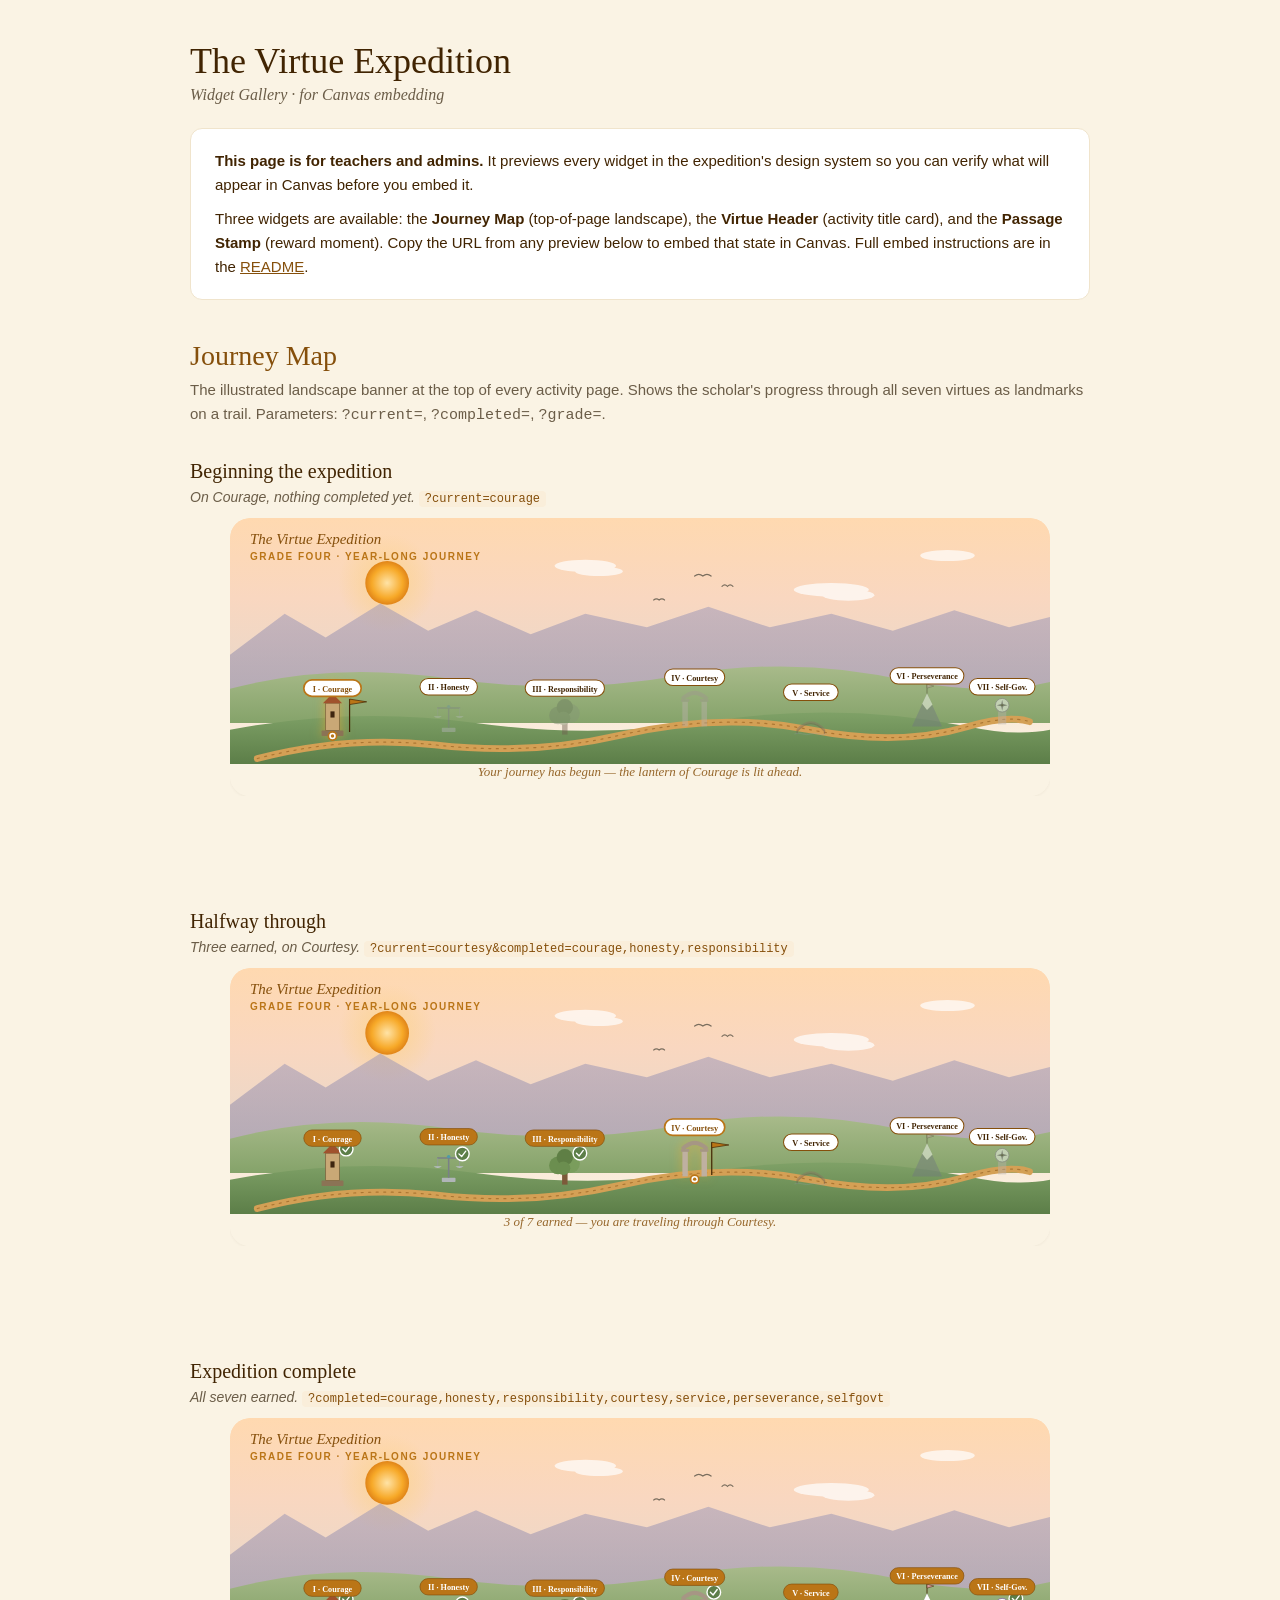
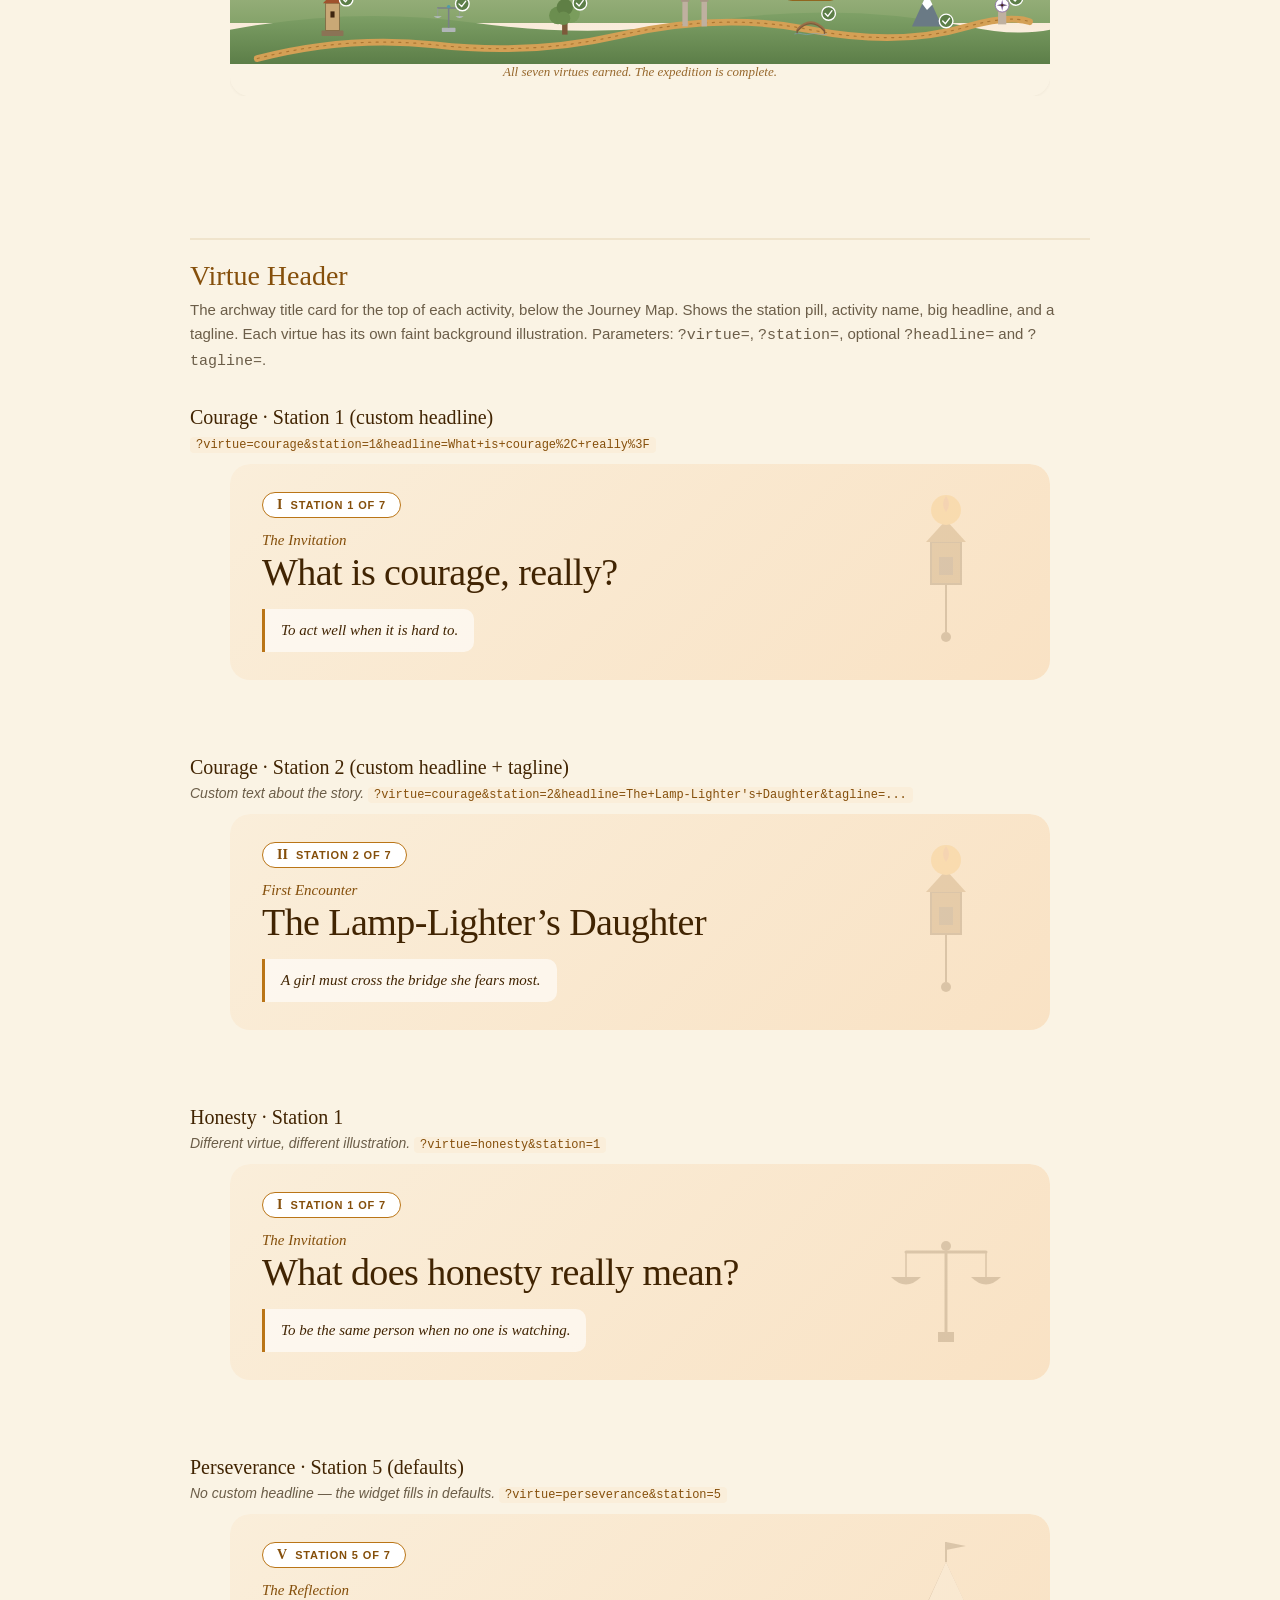
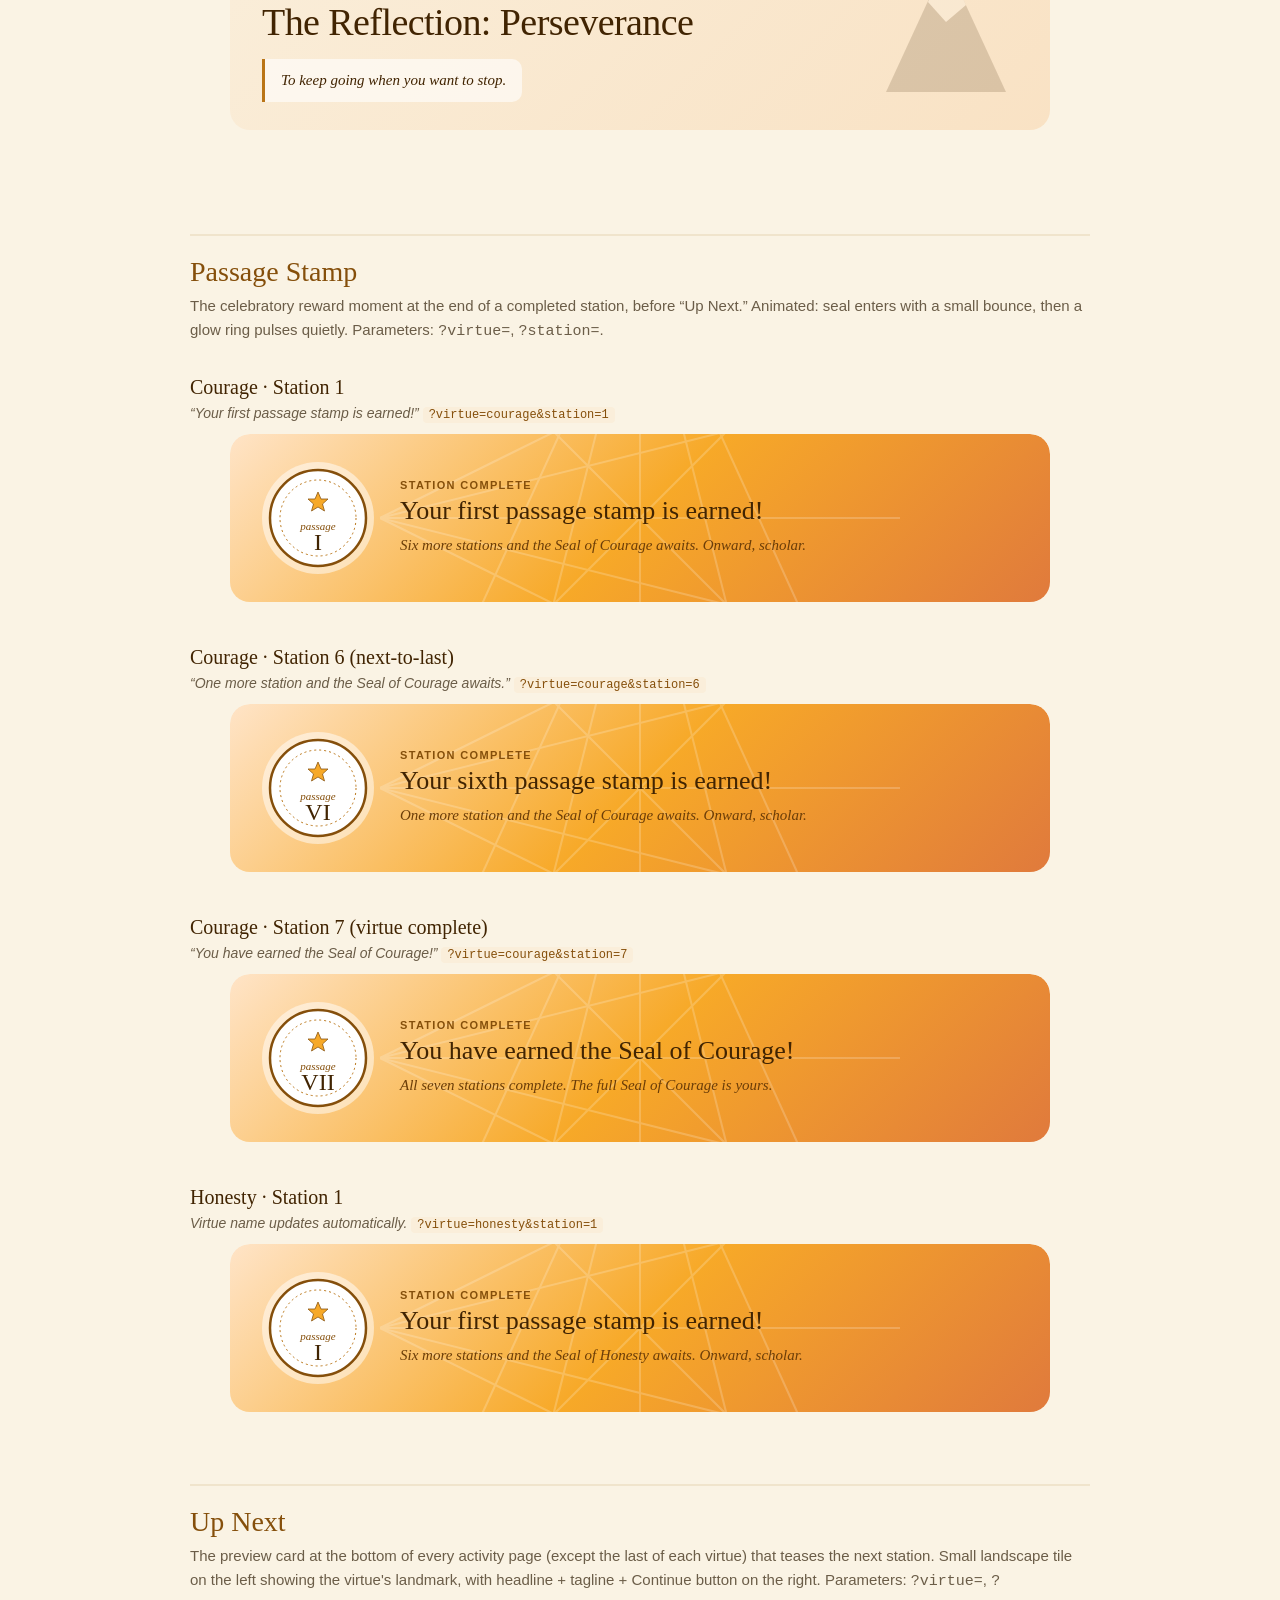
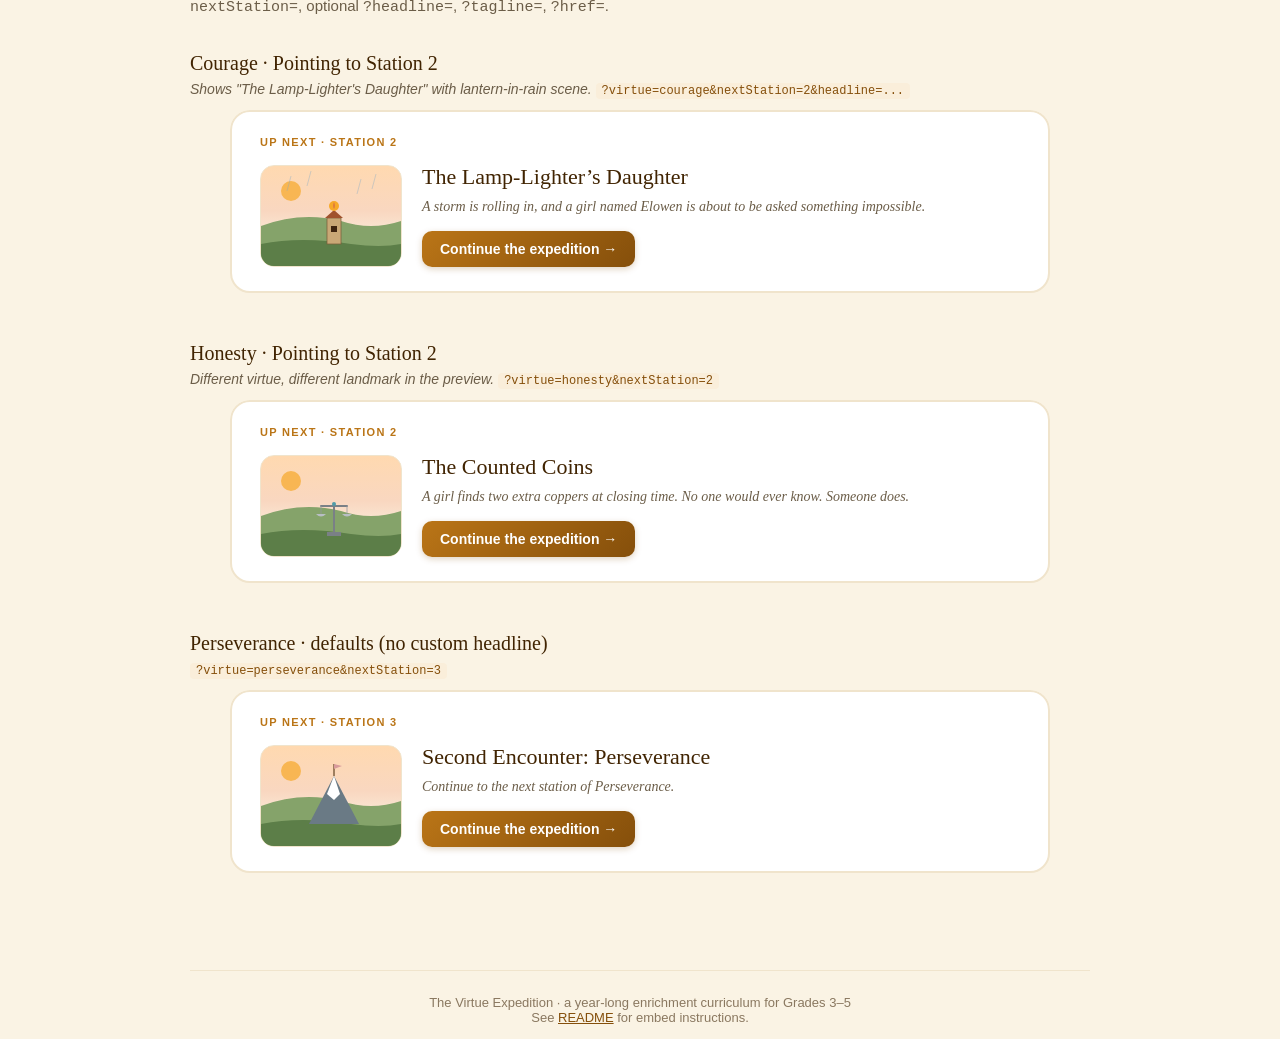
<file: index.html>
<!DOCTYPE html>
<html lang="en">
<head>
  <meta charset="UTF-8">
  <meta name="viewport" content="width=device-width, initial-scale=1.0">
  <title>The Virtue Expedition — Widget Gallery</title>
  <link rel="stylesheet" href="shared/tokens.css">
  <style>
    body {
      margin: 0;
      padding: 40px 20px;
      background: var(--cream-light);
      font-family: var(--font-sans);
      color: var(--text-dark);
    }
    .container { max-width: 900px; margin: 0 auto; }
    h1 {
      font-family: var(--font-serif);
      font-size: 36px;
      font-weight: 500;
      margin: 0 0 4px;
    }
    .subtitle {
      font-family: var(--font-serif);
      font-style: italic;
      color: var(--text-mid);
      margin: 0 0 8px;
    }
    .intro {
      background: #FFFFFF;
      border: 1px solid var(--cream-line);
      border-radius: 12px;
      padding: 20px 24px;
      margin: 24px 0 32px;
      font-size: 15px;
      line-height: 1.6;
    }
    .intro code, .state-desc code {
      background: var(--cream-mid);
      padding: 1px 6px;
      border-radius: 4px;
      font-family: Menlo, Consolas, monospace;
      font-size: 13px;
      color: var(--amber-dark);
    }
    h2 {
      font-family: var(--font-serif);
      font-size: 28px;
      font-weight: 500;
      margin: 60px 0 6px;
      color: var(--amber-dark);
      padding-top: 20px;
      border-top: 2px solid var(--cream-line);
    }
    h2:first-of-type { border-top: 0; padding-top: 0; margin-top: 40px; }
    .widget-intro {
      font-size: 15px;
      color: var(--text-mid);
      margin: 0 0 24px;
      line-height: 1.6;
    }
    h3 {
      font-family: var(--font-serif);
      font-size: 20px;
      font-weight: 500;
      margin: 32px 0 6px;
      color: var(--text-dark);
    }
    .state-desc {
      font-size: 14px;
      color: var(--text-mid);
      margin: 0 0 12px;
      font-style: italic;
    }
    .state-desc code {
      font-style: normal;
      font-size: 12px;
    }
    iframe {
      display: block;
      width: 100%;
      max-width: 820px;
      border: 0;
      margin: 0 auto;
      border-radius: 20px;
    }
    iframe.map { height: 360px; }
    iframe.stamp { height: 180px; }
    iframe.header { height: 260px; }
    iframe.upnext { height: 200px; }

    footer {
      margin-top: 80px;
      padding-top: 24px;
      border-top: 1px solid var(--cream-line);
      text-align: center;
      font-size: 13px;
      color: var(--text-faint);
    }
  </style>
</head>
<body>
  <div class="container">

    <h1>The Virtue Expedition</h1>
    <p class="subtitle">Widget Gallery &middot; for Canvas embedding</p>

    <div class="intro">
      <p style="margin: 0 0 10px;"><strong>This page is for teachers and admins.</strong> It previews every widget in the expedition's design system so you can verify what will appear in Canvas before you embed it.</p>
      <p style="margin: 0;">Three widgets are available: the <strong>Journey Map</strong> (top-of-page landscape), the <strong>Virtue Header</strong> (activity title card), and the <strong>Passage Stamp</strong> (reward moment). Copy the URL from any preview below to embed that state in Canvas. Full embed instructions are in the <a href="README.md" style="color: var(--amber-dark);">README</a>.</p>
    </div>

    <!-- ==================== JOURNEY MAP ==================== -->
    <h2>Journey Map</h2>
    <p class="widget-intro">
      The illustrated landscape banner at the top of every activity page. Shows the scholar's progress through all seven virtues as landmarks on a trail. Parameters: <code>?current=</code>, <code>?completed=</code>, <code>?grade=</code>.
    </p>

    <h3>Beginning the expedition</h3>
    <p class="state-desc">On Courage, nothing completed yet. <code>?current=courage</code></p>
    <iframe class="map" src="journey-map/?current=courage" title="Journey Map - Start"></iframe>

    <h3>Halfway through</h3>
    <p class="state-desc">Three earned, on Courtesy. <code>?current=courtesy&amp;completed=courage,honesty,responsibility</code></p>
    <iframe class="map" src="journey-map/?current=courtesy&completed=courage,honesty,responsibility" title="Journey Map - Halfway"></iframe>

    <h3>Expedition complete</h3>
    <p class="state-desc">All seven earned. <code>?completed=courage,honesty,responsibility,courtesy,service,perseverance,selfgovt</code></p>
    <iframe class="map" src="journey-map/?current=selfgovt&completed=courage,honesty,responsibility,courtesy,service,perseverance,selfgovt" title="Journey Map - Complete"></iframe>

    <!-- ==================== VIRTUE HEADER ==================== -->
    <h2>Virtue Header</h2>
    <p class="widget-intro">
      The archway title card for the top of each activity, below the Journey Map. Shows the station pill, activity name, big headline, and a tagline. Each virtue has its own faint background illustration. Parameters: <code>?virtue=</code>, <code>?station=</code>, optional <code>?headline=</code> and <code>?tagline=</code>.
    </p>

    <h3>Courage &middot; Station 1 (custom headline)</h3>
    <p class="state-desc"><code>?virtue=courage&amp;station=1&amp;headline=What+is+courage%2C+really%3F</code></p>
    <iframe class="header" src="virtue-header/?virtue=courage&station=1&headline=What%20is%20courage%2C%20really%3F" title="Virtue Header - Courage Invitation"></iframe>

    <h3>Courage &middot; Station 2 (custom headline + tagline)</h3>
    <p class="state-desc">Custom text about the story. <code>?virtue=courage&amp;station=2&amp;headline=The+Lamp-Lighter's+Daughter&amp;tagline=...</code></p>
    <iframe class="header" src="virtue-header/?virtue=courage&station=2&headline=The%20Lamp-Lighter%E2%80%99s%20Daughter&tagline=A%20girl%20must%20cross%20the%20bridge%20she%20fears%20most." title="Virtue Header - Courage First Encounter"></iframe>

    <h3>Honesty &middot; Station 1</h3>
    <p class="state-desc">Different virtue, different illustration. <code>?virtue=honesty&amp;station=1</code></p>
    <iframe class="header" src="virtue-header/?virtue=honesty&station=1&headline=What%20does%20honesty%20really%20mean%3F" title="Virtue Header - Honesty"></iframe>

    <h3>Perseverance &middot; Station 5 (defaults)</h3>
    <p class="state-desc">No custom headline — the widget fills in defaults. <code>?virtue=perseverance&amp;station=5</code></p>
    <iframe class="header" src="virtue-header/?virtue=perseverance&station=5" title="Virtue Header - Perseverance default"></iframe>

    <!-- ==================== PASSAGE STAMP ==================== -->
    <h2>Passage Stamp</h2>
    <p class="widget-intro">
      The celebratory reward moment at the end of a completed station, before &ldquo;Up Next.&rdquo; Animated: seal enters with a small bounce, then a glow ring pulses quietly. Parameters: <code>?virtue=</code>, <code>?station=</code>.
    </p>

    <h3>Courage &middot; Station 1</h3>
    <p class="state-desc">&ldquo;Your first passage stamp is earned!&rdquo; <code>?virtue=courage&amp;station=1</code></p>
    <iframe class="stamp" src="passage-stamp/?virtue=courage&station=1" title="Passage Stamp - Courage 1"></iframe>

    <h3>Courage &middot; Station 6 (next-to-last)</h3>
    <p class="state-desc">&ldquo;One more station and the Seal of Courage awaits.&rdquo; <code>?virtue=courage&amp;station=6</code></p>
    <iframe class="stamp" src="passage-stamp/?virtue=courage&station=6" title="Passage Stamp - Courage 6"></iframe>

    <h3>Courage &middot; Station 7 (virtue complete)</h3>
    <p class="state-desc">&ldquo;You have earned the Seal of Courage!&rdquo; <code>?virtue=courage&amp;station=7</code></p>
    <iframe class="stamp" src="passage-stamp/?virtue=courage&station=7" title="Passage Stamp - Courage 7"></iframe>

    <h3>Honesty &middot; Station 1</h3>
    <p class="state-desc">Virtue name updates automatically. <code>?virtue=honesty&amp;station=1</code></p>
    <iframe class="stamp" src="passage-stamp/?virtue=honesty&station=1" title="Passage Stamp - Honesty 1"></iframe>

    <!-- ==================== UP NEXT ==================== -->
    <h2>Up Next</h2>
    <p class="widget-intro">
      The preview card at the bottom of every activity page (except the last of each virtue) that teases the next station. Small landscape tile on the left showing the virtue's landmark, with headline + tagline + Continue button on the right. Parameters: <code>?virtue=</code>, <code>?nextStation=</code>, optional <code>?headline=</code>, <code>?tagline=</code>, <code>?href=</code>.
    </p>

    <h3>Courage &middot; Pointing to Station 2</h3>
    <p class="state-desc">Shows "The Lamp-Lighter's Daughter" with lantern-in-rain scene. <code>?virtue=courage&amp;nextStation=2&amp;headline=...</code></p>
    <iframe class="upnext" src="up-next/?virtue=courage&nextStation=2&headline=The%20Lamp-Lighter%E2%80%99s%20Daughter&tagline=A%20storm%20is%20rolling%20in%2C%20and%20a%20girl%20named%20Elowen%20is%20about%20to%20be%20asked%20something%20impossible." title="Up Next - Courage 2"></iframe>

    <h3>Honesty &middot; Pointing to Station 2</h3>
    <p class="state-desc">Different virtue, different landmark in the preview. <code>?virtue=honesty&amp;nextStation=2</code></p>
    <iframe class="upnext" src="up-next/?virtue=honesty&nextStation=2&headline=The%20Counted%20Coins&tagline=A%20girl%20finds%20two%20extra%20coppers%20at%20closing%20time.%20No%20one%20would%20ever%20know.%20Someone%20does." title="Up Next - Honesty 2"></iframe>

    <h3>Perseverance &middot; defaults (no custom headline)</h3>
    <p class="state-desc"><code>?virtue=perseverance&amp;nextStation=3</code></p>
    <iframe class="upnext" src="up-next/?virtue=perseverance&nextStation=3" title="Up Next - Perseverance default"></iframe>

    <footer>
      The Virtue Expedition &middot; a year-long enrichment curriculum for Grades 3&ndash;5<br/>
      See <a href="README.md" style="color: var(--amber-dark);">README</a> for embed instructions.
    </footer>

  </div>
</body>
</html>
</file>
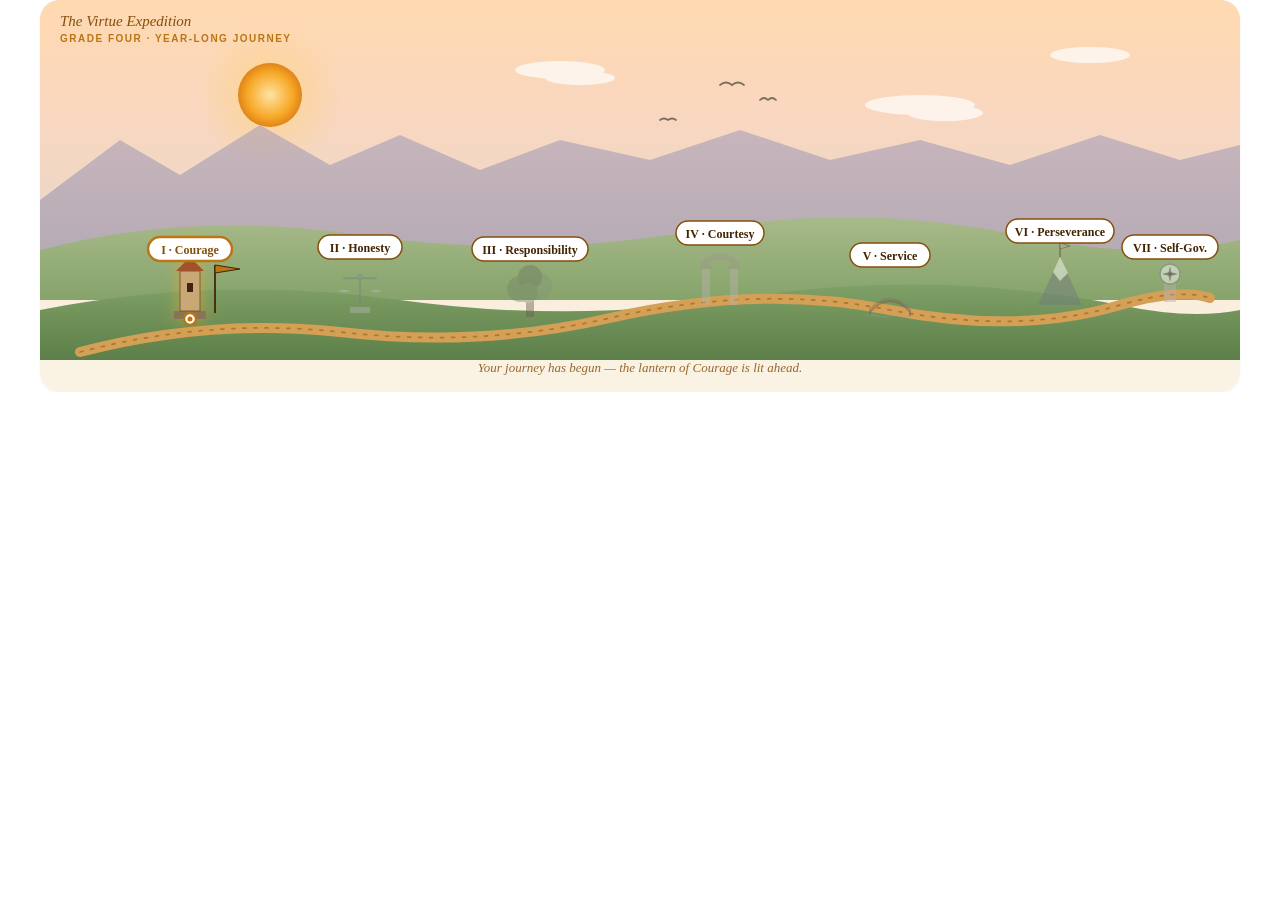
<file: journey-map/index.html>
<!DOCTYPE html>
<html lang="en">
<head>
  <meta charset="UTF-8">
  <meta name="viewport" content="width=device-width, initial-scale=1.0">
  <title>The Virtue Expedition — Journey Map</title>
  <link rel="stylesheet" href="../shared/tokens.css">
  <style>
    /* Transparent body so the widget blends into Canvas */
    html, body {
      margin: 0;
      padding: 0;
      background: transparent;
      font-family: var(--font-sans);
      color: var(--text-dark);
      overflow: hidden;
    }

    .map-container {
      width: 100%;
      max-width: 1200px;
      margin: 0 auto;
      background: linear-gradient(180deg, var(--sky-top) 0%, var(--sky-mid) 45%, var(--cream-light) 85%);
      border-radius: 20px;
      overflow: hidden;
      position: relative;
      box-shadow: 0 1px 3px rgba(65, 36, 2, 0.05);
    }

    .map-svg {
      display: block;
      width: 100%;
      height: auto;
    }

    .title-banner {
      position: absolute;
      top: 14px;
      left: 20px;
      color: var(--amber-dark);
    }
    .title-banner .title {
      font-family: var(--font-serif);
      font-size: 15px;
      font-style: italic;
      margin: 0;
      line-height: 1;
    }
    .title-banner .sub {
      font-size: 10px;
      font-weight: 700;
      color: var(--amber-primary);
      margin: 4px 0 0;
      letter-spacing: 0.15em;
    }

    .progress-hint {
      text-align: center;
      font-family: var(--font-serif);
      font-size: 13px;
      font-style: italic;
      color: var(--amber-dark);
      margin: 0;
      padding: 0 20px 16px;
      opacity: 0.85;
    }

    /* Landmark state styles (applied via JS) */
    .landmark.completed .landmark-art {
      /* Completed virtues keep full color */
    }
    .landmark.current .landmark-art {
      /* Current virtue gets a subtle glow via filter */
      filter: drop-shadow(0 0 8px rgba(247, 169, 40, 0.55));
    }
    .landmark.future .landmark-art {
      opacity: 0.45;
      filter: saturate(0.5);
    }

    .label-pill text {
      font-weight: 700;
      font-size: 12px;
      stroke: none;
    }
    .label-pill.completed rect {
      fill: var(--amber-primary);
      stroke: var(--amber-dark);
      stroke-width: 1;
    }
    .label-pill.completed .label-text {
      fill: #FFFFFF;
    }
    .label-pill.current rect {
      fill: #FFFFFF;
      stroke: var(--amber-primary);
      stroke-width: 2.5;
    }
    .label-pill.current .label-text {
      fill: var(--amber-dark);
    }
    .label-pill.future rect {
      fill: #FFFFFF;
      stroke: var(--amber-dark);
      stroke-width: 1.5;
    }
    .label-pill.future .label-text {
      fill: var(--text-dark);
    }

    .progress-flag {
      transform-origin: bottom center;
      animation: wave 3s ease-in-out infinite;
    }

    @keyframes wave {
      0%, 100% { transform: rotate(0deg); }
      50% { transform: rotate(-3deg); }
    }

    @media (max-width: 700px) {
      .title-banner .title { font-size: 13px; }
      .title-banner .sub { font-size: 9px; }
      .you-are-here { font-size: 10px; padding: 4px 10px; }
    }

    @media (max-width: 520px) {
      .title-banner .sub { display: none; }
      .title-banner .title { font-size: 12px; }
      .you-are-here { font-size: 9px; padding: 3px 9px; top: 12px; right: 12px; }
      .progress-hint { font-size: 11px; padding: 0 12px 12px; }
    }
  </style>
</head>
<body>
  <div class="map-container">

    <!-- Top-left banner -->
    <div class="title-banner">
      <p class="title">The Virtue Expedition</p>
      <p class="sub" id="grade-label">GRADE FOUR &middot; YEAR-LONG JOURNEY</p>
    </div>

    <!-- The landscape SVG -->
    <svg class="map-svg" viewBox="0 0 1200 360" preserveAspectRatio="xMidYMid slice" xmlns="http://www.w3.org/2000/svg">
      <defs>
        <linearGradient id="skyGrad" x1="0" y1="0" x2="0" y2="1">
          <stop offset="0" stop-color="#FFD9B0"/>
          <stop offset="0.45" stop-color="#F9D7C0"/>
          <stop offset="1" stop-color="#E6D8CB"/>
        </linearGradient>
        <radialGradient id="sunGlow" cx="0.5" cy="0.5" r="0.5">
          <stop offset="0" stop-color="#FCD38A" stop-opacity="0.9"/>
          <stop offset="1" stop-color="#FCD38A" stop-opacity="0"/>
        </radialGradient>
        <radialGradient id="sunCore" cx="0.5" cy="0.5" r="0.5">
          <stop offset="0" stop-color="#FFE3A6"/>
          <stop offset="0.7" stop-color="#F7A928"/>
          <stop offset="1" stop-color="#E08418"/>
        </radialGradient>
        <linearGradient id="farMountains" x1="0" y1="0" x2="0" y2="1">
          <stop offset="0" stop-color="#A29AB8"/>
          <stop offset="1" stop-color="#8C85A3"/>
        </linearGradient>
        <linearGradient id="midHills" x1="0" y1="0" x2="0" y2="1">
          <stop offset="0" stop-color="#A8BA8A"/>
          <stop offset="1" stop-color="#85A36A"/>
        </linearGradient>
        <linearGradient id="nearHills" x1="0" y1="0" x2="0" y2="1">
          <stop offset="0" stop-color="#7FA167"/>
          <stop offset="1" stop-color="#5C7E48"/>
        </linearGradient>
      </defs>

      <!-- Sky -->
      <rect width="1200" height="260" fill="url(#skyGrad)"/>

      <!-- Sun -->
      <circle cx="230" cy="95" r="72" fill="url(#sunGlow)"/>
      <circle cx="230" cy="95" r="32" fill="url(#sunCore)"/>

      <!-- Clouds -->
      <g opacity="0.7" fill="#FFFFFF">
        <ellipse cx="520" cy="70" rx="45" ry="9"/>
        <ellipse cx="540" cy="78" rx="35" ry="7"/>
        <ellipse cx="880" cy="105" rx="55" ry="10"/>
        <ellipse cx="905" cy="113" rx="38" ry="8"/>
        <ellipse cx="1050" cy="55" rx="40" ry="8"/>
      </g>

      <!-- Birds -->
      <g fill="none" stroke="#7A6E5E" stroke-width="1.75" stroke-linecap="round">
        <path d="M 680,85 Q 686,80 692,85 Q 698,80 704,85"/>
        <path d="M 720,100 Q 724,96 728,100 Q 732,96 736,100"/>
        <path d="M 620,120 Q 624,117 628,120 Q 632,117 636,120"/>
      </g>

      <!-- Far mountains -->
      <path d="M 0,200 L 80,140 L 140,175 L 220,125 L 290,165 L 360,135 L 440,170 L 520,140 L 610,160 L 700,130 L 790,160 L 880,140 L 970,165 L 1060,135 L 1140,160 L 1200,145 L 1200,260 L 0,260 Z" fill="url(#farMountains)" opacity="0.55"/>

      <!-- Mid hills -->
      <path d="M 0,250 Q 150,210 320,235 Q 490,260 660,230 Q 830,200 1000,240 Q 1120,260 1200,240 L 1200,300 L 0,300 Z" fill="url(#midHills)"/>

      <!-- Near hills -->
      <path d="M 0,310 Q 180,275 360,300 Q 540,325 720,295 Q 900,270 1080,305 Q 1150,320 1200,310 L 1200,360 L 0,360 Z" fill="url(#nearHills)"/>

      <!-- Winding path -->
      <path d="M 40,352 Q 170,318 300,332 Q 440,348 570,318 Q 720,284 850,310 Q 980,335 1080,305 Q 1140,288 1170,298" stroke="#D4A055" stroke-width="10" fill="none" stroke-linecap="round"/>
      <path d="M 40,352 Q 170,318 300,332 Q 440,348 570,318 Q 720,284 850,310 Q 980,335 1080,305 Q 1140,288 1170,298" stroke="#8A5718" stroke-width="1.75" stroke-dasharray="3 8" fill="none" stroke-linecap="round" opacity="0.55"/>

      <!-- =============== LANDMARK GROUPS =============== -->
      <!-- Each has an id like "landmark-courage" so JS can toggle state classes -->

      <!-- 1. COURAGE - LANTERN TOWER -->
      <g id="landmark-courage" class="landmark" transform="translate(150, 315)">
        <g class="landmark-art">
          <rect x="-16" y="-4" width="32" height="8" fill="#8B7355" rx="1"/>
          <rect x="-10" y="-44" width="20" height="40" fill="#C9A876"/>
          <rect x="-10" y="-44" width="20" height="40" fill="none" stroke="#7A5D3A" stroke-width="1"/>
          <rect x="-3" y="-32" width="6" height="9" fill="#3E2510"/>
          <path d="M -14,-44 L 0,-58 L 14,-44 Z" fill="#A0522D"/>
          <circle cx="0" cy="-65" r="11" fill="#FCD38A" opacity="0.7"/>
          <circle cx="0" cy="-65" r="6" fill="#F7A928"/>
          <path d="M 0,-70 Q 3,-65 0,-60 Q -3,-65 0,-70 Z" fill="#E07A3C"/>
        </g>
        <!-- Current-position marker (shown/hidden by JS) -->
        <g class="progress-marker" style="display: none;">
          <g class="progress-flag">
            <line x1="25" y1="-2" x2="25" y2="-50" stroke="#412402" stroke-width="1.75"/>
            <path d="M 25,-50 L 50,-46 L 25,-42 Z" fill="#BA7517" stroke="#412402" stroke-width="1"/>
          </g>
          <circle cx="0" cy="4" r="6" fill="#FFFFFF" stroke="#BA7517" stroke-width="2.5"/>
          <circle cx="0" cy="4" r="2.5" fill="#BA7517"/>
        </g>
        <!-- Completion checkmark (shown/hidden by JS) -->
        <g class="completion-mark" style="display: none;">
          <circle cx="20" cy="-50" r="10" fill="#5C7E48" stroke="#FFFFFF" stroke-width="2"/>
          <path d="M 15,-50 L 19,-46 L 25,-54" stroke="#FFFFFF" stroke-width="2" fill="none" stroke-linecap="round" stroke-linejoin="round"/>
        </g>
      </g>

      <!-- 2. HONESTY - SCALE / BALANCE -->
      <g id="landmark-honesty" class="landmark" transform="translate(320, 310)">
        <g class="landmark-art">
          <rect x="-10" y="-3" width="20" height="6" fill="#B0B5B8" rx="1"/>
          <line x1="0" y1="-3" x2="0" y2="-32" stroke="#7A8086" stroke-width="2.25"/>
          <line x1="-16" y1="-32" x2="16" y2="-32" stroke="#7A8086" stroke-width="2.25" stroke-linecap="round"/>
          <line x1="-16" y1="-32" x2="-16" y2="-20" stroke="#9499A0" stroke-width="1"/>
          <line x1="16" y1="-32" x2="16" y2="-20" stroke="#9499A0" stroke-width="1"/>
          <path d="M -22,-20 Q -16,-15 -10,-20 L -22,-20 Z" fill="#B8BEC4"/>
          <path d="M 10,-20 Q 16,-15 22,-20 L 10,-20 Z" fill="#B8BEC4"/>
          <circle cx="0" cy="-34" r="2.5" fill="#4F9BA8"/>
        </g>
        <g class="progress-marker" style="display: none;">
          <g class="progress-flag">
            <line x1="25" y1="-2" x2="25" y2="-44" stroke="#412402" stroke-width="1.75"/>
            <path d="M 25,-44 L 50,-40 L 25,-36 Z" fill="#BA7517" stroke="#412402" stroke-width="1"/>
          </g>
          <circle cx="0" cy="4" r="6" fill="#FFFFFF" stroke="#BA7517" stroke-width="2.5"/>
          <circle cx="0" cy="4" r="2.5" fill="#BA7517"/>
        </g>
        <g class="completion-mark" style="display: none;">
          <circle cx="20" cy="-38" r="10" fill="#5C7E48" stroke="#FFFFFF" stroke-width="2"/>
          <path d="M 15,-38 L 19,-34 L 25,-42" stroke="#FFFFFF" stroke-width="2" fill="none" stroke-linecap="round" stroke-linejoin="round"/>
        </g>
      </g>

      <!-- 3. RESPONSIBILITY - OAK TREE -->
      <g id="landmark-responsibility" class="landmark" transform="translate(490, 315)">
        <g class="landmark-art">
          <rect x="-4" y="-20" width="8" height="22" fill="#7D5A3A"/>
          <circle cx="-10" cy="-26" r="13" fill="#6B8E4F"/>
          <circle cx="8" cy="-29" r="14" fill="#7A9D5C"/>
          <circle cx="0" cy="-38" r="12" fill="#5F7F45"/>
          <circle cx="-2" cy="-22" r="10" fill="#6B8E4F"/>
        </g>
        <g class="progress-marker" style="display: none;">
          <g class="progress-flag">
            <line x1="25" y1="-2" x2="25" y2="-48" stroke="#412402" stroke-width="1.75"/>
            <path d="M 25,-48 L 50,-44 L 25,-40 Z" fill="#BA7517" stroke="#412402" stroke-width="1"/>
          </g>
          <circle cx="0" cy="4" r="6" fill="#FFFFFF" stroke="#BA7517" stroke-width="2.5"/>
          <circle cx="0" cy="4" r="2.5" fill="#BA7517"/>
        </g>
        <g class="completion-mark" style="display: none;">
          <circle cx="22" cy="-44" r="10" fill="#5C7E48" stroke="#FFFFFF" stroke-width="2"/>
          <path d="M 17,-44 L 21,-40 L 27,-48" stroke="#FFFFFF" stroke-width="2" fill="none" stroke-linecap="round" stroke-linejoin="round"/>
        </g>
      </g>

      <!-- 4. COURTESY - ARCHED GATE -->
      <g id="landmark-courtesy" class="landmark" transform="translate(680, 305)">
        <g class="landmark-art">
          <rect x="-18" y="-40" width="8" height="40" fill="#BFB0A0"/>
          <rect x="10" y="-40" width="8" height="40" fill="#BFB0A0"/>
          <path d="M -18,-40 Q 0,-58 18,-40" stroke="#A69684" stroke-width="6" fill="none"/>
          <rect x="-20" y="-40" width="12" height="4" fill="#A69684"/>
          <rect x="8" y="-40" width="12" height="4" fill="#A69684"/>
        </g>
        <g class="progress-marker" style="display: none;">
          <g class="progress-flag">
            <line x1="25" y1="-2" x2="25" y2="-50" stroke="#412402" stroke-width="1.75"/>
            <path d="M 25,-50 L 50,-46 L 25,-42 Z" fill="#BA7517" stroke="#412402" stroke-width="1"/>
          </g>
          <circle cx="0" cy="4" r="6" fill="#FFFFFF" stroke="#BA7517" stroke-width="2.5"/>
          <circle cx="0" cy="4" r="2.5" fill="#BA7517"/>
        </g>
        <g class="completion-mark" style="display: none;">
          <circle cx="28" cy="-50" r="10" fill="#5C7E48" stroke="#FFFFFF" stroke-width="2"/>
          <path d="M 23,-50 L 27,-46 L 33,-54" stroke="#FFFFFF" stroke-width="2" fill="none" stroke-linecap="round" stroke-linejoin="round"/>
        </g>
      </g>

      <!-- 5. SERVICE - BRIDGE -->
      <g id="landmark-service" class="landmark" transform="translate(850, 310)">
        <g class="landmark-art">
          <path d="M -20,0 Q 0,-22 20,0" stroke="#9B7049" stroke-width="3" fill="none"/>
          <path d="M -20,2 Q 0,-20 20,2" stroke="#7D5A3A" stroke-width="2" fill="none"/>
          <line x1="-20" y1="0" x2="-20" y2="6" stroke="#7D5A3A" stroke-width="2"/>
          <line x1="20" y1="0" x2="20" y2="6" stroke="#7D5A3A" stroke-width="2"/>
          <path d="M -24,6 Q -18,4 -12,6 Q -6,8 0,6 Q 6,4 12,6 Q 18,8 24,6" stroke="#7FA8C9" stroke-width="1.25" fill="none" opacity="0.65"/>
        </g>
        <g class="progress-marker" style="display: none;">
          <g class="progress-flag">
            <line x1="25" y1="-2" x2="25" y2="-36" stroke="#412402" stroke-width="1.75"/>
            <path d="M 25,-36 L 50,-32 L 25,-28 Z" fill="#BA7517" stroke="#412402" stroke-width="1"/>
          </g>
          <circle cx="0" cy="10" r="6" fill="#FFFFFF" stroke="#BA7517" stroke-width="2.5"/>
          <circle cx="0" cy="10" r="2.5" fill="#BA7517"/>
        </g>
        <g class="completion-mark" style="display: none;">
          <circle cx="26" cy="-24" r="10" fill="#5C7E48" stroke="#FFFFFF" stroke-width="2"/>
          <path d="M 21,-24 L 25,-20 L 31,-28" stroke="#FFFFFF" stroke-width="2" fill="none" stroke-linecap="round" stroke-linejoin="round"/>
        </g>
      </g>

      <!-- 6. PERSEVERANCE - MOUNTAIN -->
      <g id="landmark-perseverance" class="landmark" transform="translate(1020, 305)">
        <g class="landmark-art">
          <path d="M -22,0 L 0,-48 L 22,0 Z" fill="#6A7A85"/>
          <path d="M -7,-33 L 0,-48 L 8,-32 L 0,-24 Z" fill="#FFFFFF"/>
          <line x1="0" y1="-48" x2="0" y2="-62" stroke="#412402" stroke-width="1.25"/>
          <path d="M 0,-62 L 10,-59 L 0,-56 Z" fill="#D89B9B" stroke="#412402" stroke-width="0.75"/>
        </g>
        <g class="progress-marker" style="display: none;">
          <g class="progress-flag">
            <line x1="-28" y1="-2" x2="-28" y2="-54" stroke="#412402" stroke-width="1.75"/>
            <path d="M -28,-54 L -3,-50 L -28,-46 Z" fill="#BA7517" stroke="#412402" stroke-width="1"/>
          </g>
          <circle cx="0" cy="4" r="6" fill="#FFFFFF" stroke="#BA7517" stroke-width="2.5"/>
          <circle cx="0" cy="4" r="2.5" fill="#BA7517"/>
        </g>
        <g class="completion-mark" style="display: none;">
          <circle cx="28" cy="-8" r="10" fill="#5C7E48" stroke="#FFFFFF" stroke-width="2"/>
          <path d="M 23,-8 L 27,-4 L 33,-12" stroke="#FFFFFF" stroke-width="2" fill="none" stroke-linecap="round" stroke-linejoin="round"/>
        </g>
      </g>

      <!-- 7. SELF-GOVERNMENT - COMPASS ON COLUMN -->
      <g id="landmark-selfgovt" class="landmark" transform="translate(1130, 300)">
        <g class="landmark-art">
          <rect x="-6" y="-18" width="12" height="20" fill="#BFB0A0"/>
          <rect x="-8" y="-20" width="16" height="3" fill="#A69684"/>
          <circle cx="0" cy="-26" r="10" fill="#FFFFFF" stroke="#8A6FA8" stroke-width="1.25"/>
          <path d="M 0,-34 L 2,-26 L 0,-18 L -2,-26 Z" fill="#8A6FA8"/>
          <path d="M 8,-26 L 0,-24 L -8,-26 L 0,-28 Z" fill="#6B527F"/>
          <circle cx="0" cy="-26" r="1.5" fill="#412402"/>
        </g>
        <g class="progress-marker" style="display: none;">
          <g class="progress-flag">
            <line x1="-28" y1="-2" x2="-28" y2="-44" stroke="#412402" stroke-width="1.75"/>
            <path d="M -28,-44 L -3,-40 L -28,-36 Z" fill="#BA7517" stroke="#412402" stroke-width="1"/>
          </g>
          <circle cx="0" cy="4" r="6" fill="#FFFFFF" stroke="#BA7517" stroke-width="2.5"/>
          <circle cx="0" cy="4" r="2.5" fill="#BA7517"/>
        </g>
        <g class="completion-mark" style="display: none;">
          <circle cx="20" cy="-36" r="10" fill="#5C7E48" stroke="#FFFFFF" stroke-width="2"/>
          <path d="M 15,-36 L 19,-32 L 25,-40" stroke="#FFFFFF" stroke-width="2" fill="none" stroke-linecap="round" stroke-linejoin="round"/>
        </g>
      </g>

      <!-- =============== LABEL PILLS =============== -->
      <!-- Each pill is given a state class by JS: .completed, .current, .future -->
      <g id="label-courage" class="label-pill future" transform="translate(150, 250)">
        <rect x="-42" y="-13" width="84" height="24" rx="12"/>
        <text class="label-text" x="0" y="4" text-anchor="middle" font-family="Georgia, serif">I &middot; Courage</text>
      </g>
      <g id="label-honesty" class="label-pill future" transform="translate(320, 248)">
        <rect x="-42" y="-13" width="84" height="24" rx="12"/>
        <text class="label-text" x="0" y="4" text-anchor="middle" font-family="Georgia, serif">II &middot; Honesty</text>
      </g>
      <g id="label-responsibility" class="label-pill future" transform="translate(490, 250)">
        <rect x="-58" y="-13" width="116" height="24" rx="12"/>
        <text class="label-text" x="0" y="4" text-anchor="middle" font-family="Georgia, serif">III &middot; Responsibility</text>
      </g>
      <g id="label-courtesy" class="label-pill future" transform="translate(680, 234)">
        <rect x="-44" y="-13" width="88" height="24" rx="12"/>
        <text class="label-text" x="0" y="4" text-anchor="middle" font-family="Georgia, serif">IV &middot; Courtesy</text>
      </g>
      <g id="label-service" class="label-pill future" transform="translate(850, 256)">
        <rect x="-40" y="-13" width="80" height="24" rx="12"/>
        <text class="label-text" x="0" y="4" text-anchor="middle" font-family="Georgia, serif">V &middot; Service</text>
      </g>
      <g id="label-perseverance" class="label-pill future" transform="translate(1020, 232)">
        <rect x="-54" y="-13" width="108" height="24" rx="12"/>
        <text class="label-text" x="0" y="4" text-anchor="middle" font-family="Georgia, serif">VI &middot; Perseverance</text>
      </g>
      <g id="label-selfgovt" class="label-pill future" transform="translate(1130, 248)">
        <rect x="-48" y="-13" width="96" height="24" rx="12"/>
        <text class="label-text" x="0" y="4" text-anchor="middle" font-family="Georgia, serif">VII &middot; Self-Gov.</text>
      </g>

    </svg>

    <!-- Progress hint below the map -->
    <p class="progress-hint" id="progress-hint">Your journey has begun.</p>

  </div>

  <script>
    // =========================================================
    // Journey Map — URL-parameterized state logic
    // =========================================================
    // Accepts:
    //   ?current=courage                 (active virtue)
    //   ?completed=courage,honesty       (earned virtues, comma-sep)
    //   ?grade=4                         (for future grade variants)
    //   ?showBadge=false                 (hide the "you are here" pill)
    //
    // Landmark state is one of: completed | current | future
    // =========================================================

    const VIRTUES = [
      { key: 'courage',        label: 'Courage',        numeral: 'I' },
      { key: 'honesty',        label: 'Honesty',        numeral: 'II' },
      { key: 'responsibility', label: 'Responsibility', numeral: 'III' },
      { key: 'courtesy',       label: 'Courtesy',       numeral: 'IV' },
      { key: 'service',        label: 'Service',        numeral: 'V' },
      { key: 'perseverance',   label: 'Perseverance',   numeral: 'VI' },
      { key: 'selfgovt',       label: 'Self-Government',numeral: 'VII' },
    ];

    // Aliases so teachers can pass ?current=self-government or ?current=self-govt etc.
    const KEY_ALIASES = {
      'self-government': 'selfgovt',
      'selfgovernment': 'selfgovt',
      'self-govt': 'selfgovt',
      'self_govt': 'selfgovt',
    };

    function normalizeKey(k) {
      if (!k) return null;
      const lower = k.trim().toLowerCase();
      return KEY_ALIASES[lower] || lower;
    }

    function getParams() {
      const p = new URLSearchParams(window.location.search);
      const current = normalizeKey(p.get('current')) || 'courage';
      const completedRaw = p.get('completed') || '';
      const completed = completedRaw
        .split(',')
        .map(s => normalizeKey(s))
        .filter(Boolean);
      const grade = p.get('grade') || '4';
      return { current, completed, grade };
    }

    function stateFor(virtueKey, current, completed) {
      if (completed.includes(virtueKey)) return 'completed';
      if (virtueKey === current) return 'current';
      return 'future';
    }

    function applyState() {
      const { current, completed, grade } = getParams();

      // Update grade label
      const gradeWord = { '3': 'THREE', '4': 'FOUR', '5': 'FIVE' }[grade] || 'FOUR';
      document.getElementById('grade-label').textContent = `GRADE ${gradeWord} · YEAR-LONG JOURNEY`;

      // Apply state to every virtue
      VIRTUES.forEach(v => {
        const state = stateFor(v.key, current, completed);

        // Landmark group
        const landmark = document.getElementById(`landmark-${v.key}`);
        if (landmark) {
          landmark.classList.remove('completed', 'current', 'future');
          landmark.classList.add(state);

          // Show/hide the progress marker and completion mark
          const marker = landmark.querySelector('.progress-marker');
          const completion = landmark.querySelector('.completion-mark');
          if (marker) marker.style.display = (state === 'current') ? 'block' : 'none';
          if (completion) completion.style.display = (state === 'completed') ? 'block' : 'none';
        }

        // Label pill
        const pill = document.getElementById(`label-${v.key}`);
        if (pill) {
          pill.classList.remove('completed', 'current', 'future');
          pill.classList.add(state);
        }
      });

      // Update the progress hint
      const doneCount = completed.length;
      const currentVirtue = VIRTUES.find(v => v.key === current);
      const currentLabel = currentVirtue ? currentVirtue.label : 'Courage';
      const hint = document.getElementById('progress-hint');

      if (doneCount === 0) {
        hint.textContent = `Your journey has begun — the lantern of ${currentLabel} is lit ahead.`;
      } else if (doneCount === 7) {
        hint.textContent = `All seven virtues earned. The expedition is complete.`;
      } else if (doneCount === 6) {
        hint.textContent = `Six seals earned. One landmark remains.`;
      } else {
        hint.textContent = `${doneCount} of 7 earned — you are traveling through ${currentLabel}.`;
      }
    }

    // Run on load
    applyState();

    // Notify parent frame of our rendered height (optional, for iframe auto-resize)
    function reportHeight() {
      const height = document.body.scrollHeight;
      try {
        window.parent.postMessage({ type: 'virtue-map-height', height }, '*');
      } catch (e) { /* same-origin fine */ }
    }
    window.addEventListener('load', reportHeight);
    window.addEventListener('resize', reportHeight);
  </script>
</body>
</html>
</file>
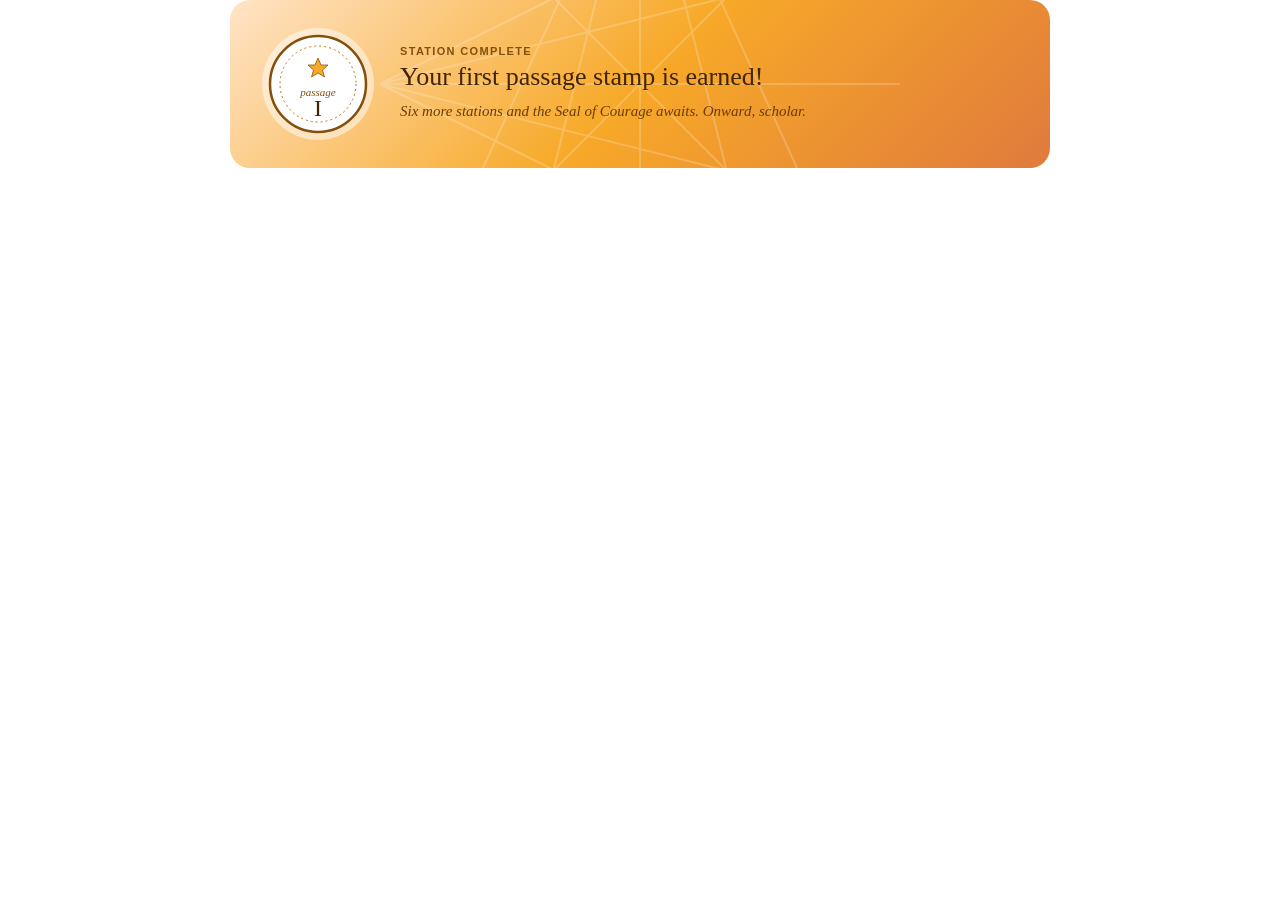
<file: passage-stamp/index.html>
<!DOCTYPE html>
<html lang="en">
<head>
  <meta charset="UTF-8">
  <meta name="viewport" content="width=device-width, initial-scale=1.0">
  <title>Passage Stamp — The Virtue Expedition</title>
  <link rel="stylesheet" href="../shared/tokens.css">
  <script src="../shared/virtues.js"></script>
  <style>
    html, body {
      margin: 0;
      padding: 0;
      background: transparent;
      font-family: var(--font-sans);
      color: var(--text-dark);
      overflow: hidden;
    }

    .stamp-panel {
      width: 100%;
      max-width: 820px;
      margin: 0 auto;
      background: linear-gradient(135deg, #FFE4C7 0%, #F7A928 50%, #E07A3C 100%);
      border-radius: 20px;
      padding: 24px 28px;
      position: relative;
      overflow: hidden;
      box-sizing: border-box;
    }

    /* Starburst SVG sits behind content */
    .starburst {
      position: absolute;
      top: 50%;
      left: 50%;
      transform: translate(-50%, -50%);
      width: 520px;
      height: 520px;
      opacity: 0.2;
      pointer-events: none;
    }

    .content-row {
      position: relative;
      z-index: 1;
      display: flex;
      gap: 22px;
      align-items: center;
    }

    .seal-container {
      flex: 0 0 auto;
      position: relative;
      width: 120px;
      height: 120px;
    }

    .seal-svg {
      width: 100%;
      height: 100%;
      animation: sealEntrance 0.9s ease-out both;
    }

    .seal-svg .glow-ring {
      transform-origin: center;
      animation: glowPulse 2.8s ease-in-out infinite;
    }

    @keyframes sealEntrance {
      0%   { transform: scale(0.55) rotate(-14deg); opacity: 0; }
      60%  { transform: scale(1.08) rotate(2deg); opacity: 1; }
      100% { transform: scale(1) rotate(0deg); opacity: 1; }
    }

    @keyframes glowPulse {
      0%, 100% { opacity: 0.35; transform: scale(1); }
      50%      { opacity: 0.7; transform: scale(1.08); }
    }

    .copy {
      flex: 1;
      min-width: 0;
    }

    .eyebrow {
      font-size: 11px;
      color: var(--amber-dark);
      margin: 0 0 5px;
      letter-spacing: 0.12em;
      text-transform: uppercase;
      font-weight: 800;
      animation: fadeSlide 0.9s ease-out 0.25s both;
    }

    .headline {
      font-family: var(--font-serif);
      font-size: 26px;
      font-weight: 500;
      color: var(--text-dark);
      margin: 0 0 8px;
      line-height: 1.15;
      animation: fadeSlide 0.9s ease-out 0.35s both;
    }

    .subline {
      font-family: var(--font-serif);
      font-size: 15px;
      font-style: italic;
      color: var(--amber-deep);
      margin: 0;
      line-height: 1.5;
      animation: fadeSlide 0.9s ease-out 0.45s both;
    }

    @keyframes fadeSlide {
      from { opacity: 0; transform: translateX(8px); }
      to   { opacity: 1; transform: translateX(0); }
    }

    @media (max-width: 600px) {
      .content-row { gap: 16px; }
      .seal-container { width: 90px; height: 90px; }
      .headline { font-size: 20px; }
      .subline { font-size: 13px; }
      .stamp-panel { padding: 18px 20px; }
      .starburst { width: 400px; height: 400px; }
    }

    @media (prefers-reduced-motion: reduce) {
      .seal-svg, .eyebrow, .headline, .subline {
        animation: none !important;
      }
      .seal-svg .glow-ring { animation: none !important; opacity: 0.5; }
    }
  </style>
</head>
<body>
  <div class="stamp-panel">
    <!-- Starburst rays -->
    <svg class="starburst" viewBox="0 0 100 100" xmlns="http://www.w3.org/2000/svg">
      <g stroke="#FFFFFF" stroke-width="0.4" fill="none">
        <line x1="50" y1="0" x2="50" y2="100"/>
        <line x1="0" y1="50" x2="100" y2="50"/>
        <line x1="14" y1="14" x2="86" y2="86"/>
        <line x1="86" y1="14" x2="14" y2="86"/>
        <line x1="50" y1="0" x2="25" y2="100"/>
        <line x1="50" y1="0" x2="75" y2="100"/>
        <line x1="0" y1="50" x2="100" y2="25"/>
        <line x1="0" y1="50" x2="100" y2="75"/>
        <line x1="50" y1="0" x2="8" y2="92"/>
        <line x1="50" y1="0" x2="92" y2="92"/>
        <line x1="0" y1="50" x2="85" y2="8"/>
        <line x1="0" y1="50" x2="85" y2="92"/>
      </g>
    </svg>

    <div class="content-row">
      <div class="seal-container">
        <svg class="seal-svg" viewBox="0 0 120 120" xmlns="http://www.w3.org/2000/svg">
          <!-- Pulsing glow ring behind -->
          <circle class="glow-ring" cx="60" cy="60" r="56" fill="#FFFFFF" opacity="0.5"/>
          <!-- Main seal disk -->
          <circle cx="60" cy="60" r="48" fill="#FFFFFF" stroke="#854F0B" stroke-width="2.5"/>
          <!-- Inner dashed ring -->
          <circle cx="60" cy="60" r="38" fill="none" stroke="#BA7517" stroke-width="1" stroke-dasharray="2 3"/>
          <!-- Star on top -->
          <path d="M 60,34 L 63,41 L 70,41 L 64.5,46 L 66.5,53 L 60,49 L 53.5,53 L 55.5,46 L 50,41 L 57,41 Z"
                fill="#F7A928" stroke="#854F0B" stroke-width="0.75" stroke-linejoin="round"/>
          <!-- "passage" text -->
          <text x="60" y="72" text-anchor="middle" font-family="Georgia, serif" font-size="11" fill="#854F0B" font-style="italic">passage</text>
          <!-- Roman numeral (dynamic) -->
          <text id="numeral" x="60" y="92" text-anchor="middle" font-family="Georgia, serif" font-size="24" fill="#412402" font-weight="500">I</text>
        </svg>
      </div>

      <div class="copy">
        <p class="eyebrow" id="eyebrow">Station Complete</p>
        <h3 class="headline" id="headline">Your first passage stamp is earned!</h3>
        <p class="subline" id="subline">Six more stations and the Seal of Courage awaits. Onward, scholar.</p>
      </div>
    </div>
  </div>

  <script>
    // =========================================================
    // Passage Stamp — URL-parameterized
    // =========================================================
    // Accepts:
    //   ?virtue=courage    which virtue is being earned (default courage)
    //   ?station=1         which station 1-7 (default 1)
    // =========================================================

    const P = new URLSearchParams(window.location.search);
    const virtueKey = window.VIRTUE_EXPEDITION.normalizeVirtueKey(P.get('virtue')) || 'courage';
    const stationNum = parseInt(P.get('station'), 10) || 1;

    const virtue = window.VIRTUE_EXPEDITION.virtues[virtueKey]
                 || window.VIRTUE_EXPEDITION.virtues.courage;
    const station = window.VIRTUE_EXPEDITION.stations[stationNum]
                  || window.VIRTUE_EXPEDITION.stations[1];

    // Ordinals and cardinals spelled out (formal register)
    const ORDINALS = ['', 'first', 'second', 'third', 'fourth', 'fifth', 'sixth', 'seventh'];
    const CARDINALS = ['', 'one', 'two', 'three', 'four', 'five', 'six', 'seven'];
    const remaining = 7 - stationNum;

    // Set Roman numeral on seal
    document.getElementById('numeral').textContent = station.numeral;

    // Set headline
    const headlineText = stationNum === 7
      ? `You have earned the Seal of ${virtue.label}!`
      : `Your ${ORDINALS[stationNum]} passage stamp is earned!`;
    document.getElementById('headline').textContent = headlineText;

    // Set subline
    let sublineText;
    if (stationNum === 7) {
      sublineText = `All seven stations complete. The full Seal of ${virtue.label} is yours.`;
    } else if (remaining === 1) {
      sublineText = `One more station and the Seal of ${virtue.label} awaits. Onward, scholar.`;
    } else {
      // Capitalize first word
      const word = CARDINALS[remaining].charAt(0).toUpperCase() + CARDINALS[remaining].slice(1);
      sublineText = `${word} more stations and the Seal of ${virtue.label} awaits. Onward, scholar.`;
    }
    document.getElementById('subline').textContent = sublineText;

    // Report height to parent frame
    function reportHeight() {
      try {
        window.parent.postMessage({
          type: 'virtue-widget-height',
          widget: 'passage-stamp',
          height: document.body.scrollHeight
        }, '*');
      } catch (e) {}
    }
    window.addEventListener('load', reportHeight);
    window.addEventListener('resize', reportHeight);
  </script>
</body>
</html>
</file>
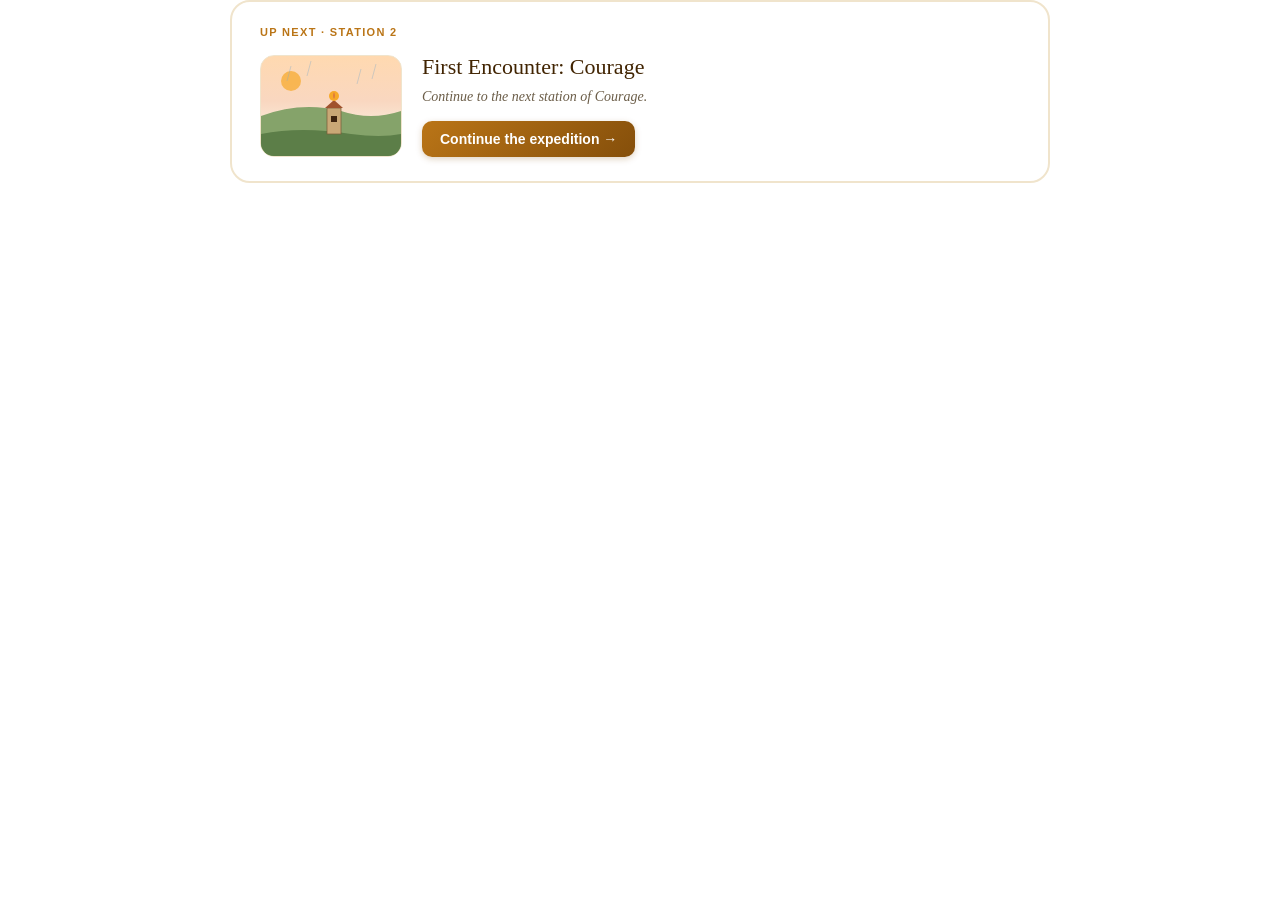
<file: up-next/index.html>
<!DOCTYPE html>
<html lang="en">
<head>
  <meta charset="UTF-8">
  <meta name="viewport" content="width=device-width, initial-scale=1.0">
  <title>Up Next — The Virtue Expedition</title>
  <link rel="stylesheet" href="../shared/tokens.css">
  <script src="../shared/virtues.js"></script>
  <style>
    html, body {
      margin: 0;
      padding: 0;
      background: transparent;
      font-family: var(--font-sans);
      color: var(--text-dark);
      overflow: hidden;
    }

    .up-next-panel {
      width: 100%;
      max-width: 820px;
      margin: 0 auto;
      background: #FFFFFF;
      border: 2px solid var(--cream-line);
      border-radius: 20px;
      padding: 24px 28px;
      box-sizing: border-box;
    }

    .eyebrow {
      font-size: 11px;
      font-weight: 700;
      color: var(--amber-primary);
      letter-spacing: 0.12em;
      margin: 0 0 16px;
      text-transform: uppercase;
      animation: fadeSlide 0.6s ease-out both;
    }

    .content-row {
      display: flex;
      gap: 20px;
      align-items: center;
    }

    .preview-tile {
      flex: 0 0 auto;
      width: 140px;
      height: 100px;
      border-radius: 14px;
      overflow: hidden;
      border: 1.5px solid var(--cream-line);
      position: relative;
      background: linear-gradient(180deg, #FFD9B0 0%, #F9D7C0 45%, #FAF3E4 85%);
      animation: fadeSlide 0.7s ease-out 0.1s both;
    }

    .preview-tile svg {
      display: block;
      width: 100%;
      height: 100%;
    }

    .info {
      flex: 1;
      min-width: 0;
    }

    .headline {
      font-family: var(--font-serif);
      font-size: 22px;
      font-weight: 500;
      margin: 0 0 6px;
      color: var(--text-dark);
      line-height: 1.2;
      animation: fadeSlide 0.7s ease-out 0.2s both;
    }

    .tagline {
      font-family: var(--font-serif);
      font-style: italic;
      font-size: 14px;
      color: var(--text-mid);
      margin: 0 0 14px;
      line-height: 1.5;
      animation: fadeSlide 0.7s ease-out 0.3s both;
    }

    .cta {
      display: inline-block;
      font-size: 14px;
      font-weight: 700;
      color: #FFFFFF;
      background: linear-gradient(135deg, var(--amber-primary) 0%, var(--amber-dark) 100%);
      text-decoration: none;
      padding: 10px 18px;
      border-radius: 10px;
      box-shadow: 0 2px 6px rgba(133, 79, 11, 0.25);
      transition: transform 0.15s ease-out, box-shadow 0.15s ease-out;
      animation: fadeSlide 0.7s ease-out 0.4s both;
    }
    .cta:hover {
      transform: translateY(-1px);
      box-shadow: 0 4px 10px rgba(133, 79, 11, 0.3);
    }

    @keyframes fadeSlide {
      from { opacity: 0; transform: translateY(6px); }
      to   { opacity: 1; transform: translateY(0); }
    }

    @media (max-width: 600px) {
      .content-row {
        flex-direction: column;
        align-items: stretch;
        gap: 16px;
      }
      .preview-tile {
        width: 100%;
        height: 120px;
      }
      .headline { font-size: 19px; }
    }

    @media (prefers-reduced-motion: reduce) {
      .eyebrow, .preview-tile, .headline, .tagline, .cta {
        animation: none !important;
      }
    }
  </style>
</head>
<body>
  <div class="up-next-panel">
    <p class="eyebrow" id="eyebrow">Up Next &middot; Station 2</p>
    <div class="content-row">
      <div class="preview-tile" id="preview-tile">
        <!-- Scene is injected by JS based on virtue -->
      </div>
      <div class="info">
        <h3 class="headline" id="headline">The Lamp-Lighter&rsquo;s Daughter</h3>
        <p class="tagline" id="tagline">A storm is rolling in, and a girl named Elowen is about to be asked something impossible.</p>
        <a class="cta" id="cta" href="#">Continue the expedition &rarr;</a>
      </div>
    </div>
  </div>

  <script>
    // =========================================================
    // Up Next — URL-parameterized
    // =========================================================
    // Accepts:
    //   ?virtue=courage              (current virtue - default courage)
    //   ?nextStation=2               (station the preview points to - default: station+1)
    //   ?headline=The+Lamp-Lighter   (URL-encoded activity title)
    //   ?tagline=A+storm...          (URL-encoded one-sentence teaser)
    //   ?href=https://...            (optional URL for Continue button; default '#')
    // =========================================================

    const P = new URLSearchParams(window.location.search);
    const virtueKey = window.VIRTUE_EXPEDITION.normalizeVirtueKey(P.get('virtue')) || 'courage';
    const nextStation = parseInt(P.get('nextStation'), 10) || 2;
    const customHeadline = P.get('headline');
    const customTagline = P.get('tagline');
    const href = P.get('href') || '#';

    const virtue = window.VIRTUE_EXPEDITION.virtues[virtueKey]
                 || window.VIRTUE_EXPEDITION.virtues.courage;
    const station = window.VIRTUE_EXPEDITION.stations[nextStation]
                  || window.VIRTUE_EXPEDITION.stations[2];

    // Populate eyebrow
    document.getElementById('eyebrow').textContent = `Up Next · Station ${nextStation}`;

    // Populate headline
    if (customHeadline) {
      document.getElementById('headline').textContent = decodeURIComponent(customHeadline);
    } else {
      document.getElementById('headline').textContent = `${station.name}: ${virtue.label}`;
    }

    // Populate tagline
    if (customTagline) {
      document.getElementById('tagline').textContent = decodeURIComponent(customTagline);
    } else {
      document.getElementById('tagline').textContent = `Continue to the next station of ${virtue.label}.`;
    }

    // Populate CTA href
    document.getElementById('cta').href = href;

    // ---- Virtue-specific preview scene ----
    // Each virtue gets a small landscape tile showing its landmark
    const SCENES = {
      courage: `
        <svg viewBox="0 0 140 100" xmlns="http://www.w3.org/2000/svg">
          <circle cx="30" cy="25" r="10" fill="#F7A928" opacity="0.7"/>
          <path d="M 0,60 Q 40,45 80,55 Q 110,65 140,55 L 140,100 L 0,100 Z" fill="#85A36A"/>
          <path d="M 0,78 Q 40,70 90,78 Q 120,82 140,78 L 140,100 L 0,100 Z" fill="#5C7E48"/>
          <!-- Lantern tower -->
          <rect x="66" y="52" width="14" height="26" fill="#C9A876" stroke="#7A5D3A" stroke-width="0.75"/>
          <path d="M 64,52 L 73,44 L 82,52 Z" fill="#A0522D"/>
          <rect x="70" y="60" width="6" height="6" fill="#3E2510"/>
          <circle cx="73" cy="40" r="5" fill="#F7A928"/>
          <path d="M 73,36 Q 75,40 73,43 Q 71,40 73,36 Z" fill="#E07A3C"/>
          <!-- Rain -->
          <g stroke="#7FA8C9" stroke-width="0.75" opacity="0.5">
            <line x1="30" y1="10" x2="26" y2="25"/>
            <line x1="50" y1="5" x2="46" y2="20"/>
            <line x1="100" y1="13" x2="96" y2="28"/>
            <line x1="115" y1="8" x2="111" y2="23"/>
          </g>
        </svg>
      `,
      honesty: `
        <svg viewBox="0 0 140 100" xmlns="http://www.w3.org/2000/svg">
          <circle cx="30" cy="25" r="10" fill="#F7A928" opacity="0.7"/>
          <path d="M 0,60 Q 40,45 80,55 Q 110,65 140,55 L 140,100 L 0,100 Z" fill="#85A36A"/>
          <path d="M 0,78 Q 40,70 90,78 Q 120,82 140,78 L 140,100 L 0,100 Z" fill="#5C7E48"/>
          <!-- Scale -->
          <rect x="66" y="76" width="14" height="4" fill="#7A8086"/>
          <line x1="73" y1="76" x2="73" y2="50" stroke="#7A8086" stroke-width="2"/>
          <line x1="60" y1="50" x2="86" y2="50" stroke="#7A8086" stroke-width="2" stroke-linecap="round"/>
          <line x1="60" y1="50" x2="60" y2="58" stroke="#9499A0" stroke-width="0.75"/>
          <line x1="86" y1="50" x2="86" y2="58" stroke="#9499A0" stroke-width="0.75"/>
          <path d="M 55,58 Q 60,63 65,58 Z" fill="#B8BEC4"/>
          <path d="M 81,58 Q 86,63 91,58 Z" fill="#B8BEC4"/>
          <circle cx="73" cy="48" r="2" fill="#4F9BA8"/>
        </svg>
      `,
      responsibility: `
        <svg viewBox="0 0 140 100" xmlns="http://www.w3.org/2000/svg">
          <circle cx="30" cy="25" r="10" fill="#F7A928" opacity="0.7"/>
          <path d="M 0,60 Q 40,45 80,55 Q 110,65 140,55 L 140,100 L 0,100 Z" fill="#85A36A"/>
          <path d="M 0,78 Q 40,70 90,78 Q 120,82 140,78 L 140,100 L 0,100 Z" fill="#5C7E48"/>
          <!-- Oak -->
          <rect x="70" y="60" width="6" height="20" fill="#7D5A3A"/>
          <circle cx="64" cy="56" r="11" fill="#6B8E4F"/>
          <circle cx="80" cy="54" r="12" fill="#7A9D5C"/>
          <circle cx="73" cy="46" r="10" fill="#5F7F45"/>
          <circle cx="71" cy="60" r="8" fill="#6B8E4F"/>
        </svg>
      `,
      courtesy: `
        <svg viewBox="0 0 140 100" xmlns="http://www.w3.org/2000/svg">
          <circle cx="30" cy="25" r="10" fill="#F7A928" opacity="0.7"/>
          <path d="M 0,60 Q 40,45 80,55 Q 110,65 140,55 L 140,100 L 0,100 Z" fill="#85A36A"/>
          <path d="M 0,78 Q 40,70 90,78 Q 120,82 140,78 L 140,100 L 0,100 Z" fill="#5C7E48"/>
          <!-- Arch -->
          <rect x="58" y="50" width="6" height="30" fill="#BFB0A0"/>
          <rect x="82" y="50" width="6" height="30" fill="#BFB0A0"/>
          <path d="M 58,50 Q 73,38 88,50" stroke="#A69684" stroke-width="5" fill="none"/>
          <rect x="56" y="50" width="10" height="3" fill="#A69684"/>
          <rect x="80" y="50" width="10" height="3" fill="#A69684"/>
        </svg>
      `,
      service: `
        <svg viewBox="0 0 140 100" xmlns="http://www.w3.org/2000/svg">
          <circle cx="30" cy="25" r="10" fill="#F7A928" opacity="0.7"/>
          <path d="M 0,60 Q 40,45 80,55 Q 110,65 140,55 L 140,100 L 0,100 Z" fill="#85A36A"/>
          <path d="M 0,78 Q 40,70 90,78 Q 120,82 140,78 L 140,100 L 0,100 Z" fill="#5C7E48"/>
          <!-- Bridge -->
          <path d="M 55,72 Q 73,55 91,72" stroke="#9B7049" stroke-width="2.5" fill="none"/>
          <path d="M 55,74 Q 73,57 91,74" stroke="#7D5A3A" stroke-width="1.5" fill="none"/>
          <line x1="55" y1="72" x2="55" y2="78" stroke="#7D5A3A" stroke-width="1.5"/>
          <line x1="91" y1="72" x2="91" y2="78" stroke="#7D5A3A" stroke-width="1.5"/>
          <path d="M 52,80 Q 60,78 68,80 Q 76,82 84,80 Q 92,78 96,80" stroke="#7FA8C9" stroke-width="1" fill="none" opacity="0.7"/>
        </svg>
      `,
      perseverance: `
        <svg viewBox="0 0 140 100" xmlns="http://www.w3.org/2000/svg">
          <circle cx="30" cy="25" r="10" fill="#F7A928" opacity="0.7"/>
          <path d="M 0,60 Q 40,45 80,55 Q 110,65 140,55 L 140,100 L 0,100 Z" fill="#85A36A"/>
          <path d="M 0,78 Q 40,70 90,78 Q 120,82 140,78 L 140,100 L 0,100 Z" fill="#5C7E48"/>
          <!-- Mountain -->
          <path d="M 48,78 L 73,30 L 98,78 Z" fill="#6A7A85"/>
          <path d="M 66,48 L 73,30 L 79,48 L 73,54 Z" fill="#FFFFFF"/>
          <line x1="73" y1="30" x2="73" y2="18" stroke="#412402" stroke-width="1"/>
          <path d="M 73,18 L 81,20 L 73,23 Z" fill="#D89B9B"/>
        </svg>
      `,
      selfgovt: `
        <svg viewBox="0 0 140 100" xmlns="http://www.w3.org/2000/svg">
          <circle cx="30" cy="25" r="10" fill="#F7A928" opacity="0.7"/>
          <path d="M 0,60 Q 40,45 80,55 Q 110,65 140,55 L 140,100 L 0,100 Z" fill="#85A36A"/>
          <path d="M 0,78 Q 40,70 90,78 Q 120,82 140,78 L 140,100 L 0,100 Z" fill="#5C7E48"/>
          <!-- Compass on column -->
          <rect x="68" y="60" width="10" height="18" fill="#BFB0A0"/>
          <rect x="66" y="58" width="14" height="3" fill="#A69684"/>
          <circle cx="73" cy="52" r="9" fill="#FFFFFF" stroke="#8A6FA8" stroke-width="1"/>
          <path d="M 73,45 L 75,52 L 73,59 L 71,52 Z" fill="#8A6FA8"/>
          <path d="M 80,52 L 73,50 L 66,52 L 73,54 Z" fill="#6B527F"/>
          <circle cx="73" cy="52" r="1.2" fill="#412402"/>
        </svg>
      `,
    };

    document.getElementById('preview-tile').innerHTML = SCENES[virtueKey] || SCENES.courage;

    // Report height to parent frame
    function reportHeight() {
      try {
        window.parent.postMessage({
          type: 'virtue-widget-height',
          widget: 'up-next',
          height: document.body.scrollHeight
        }, '*');
      } catch (e) {}
    }
    window.addEventListener('load', reportHeight);
    window.addEventListener('resize', reportHeight);
  </script>
</body>
</html>
</file>
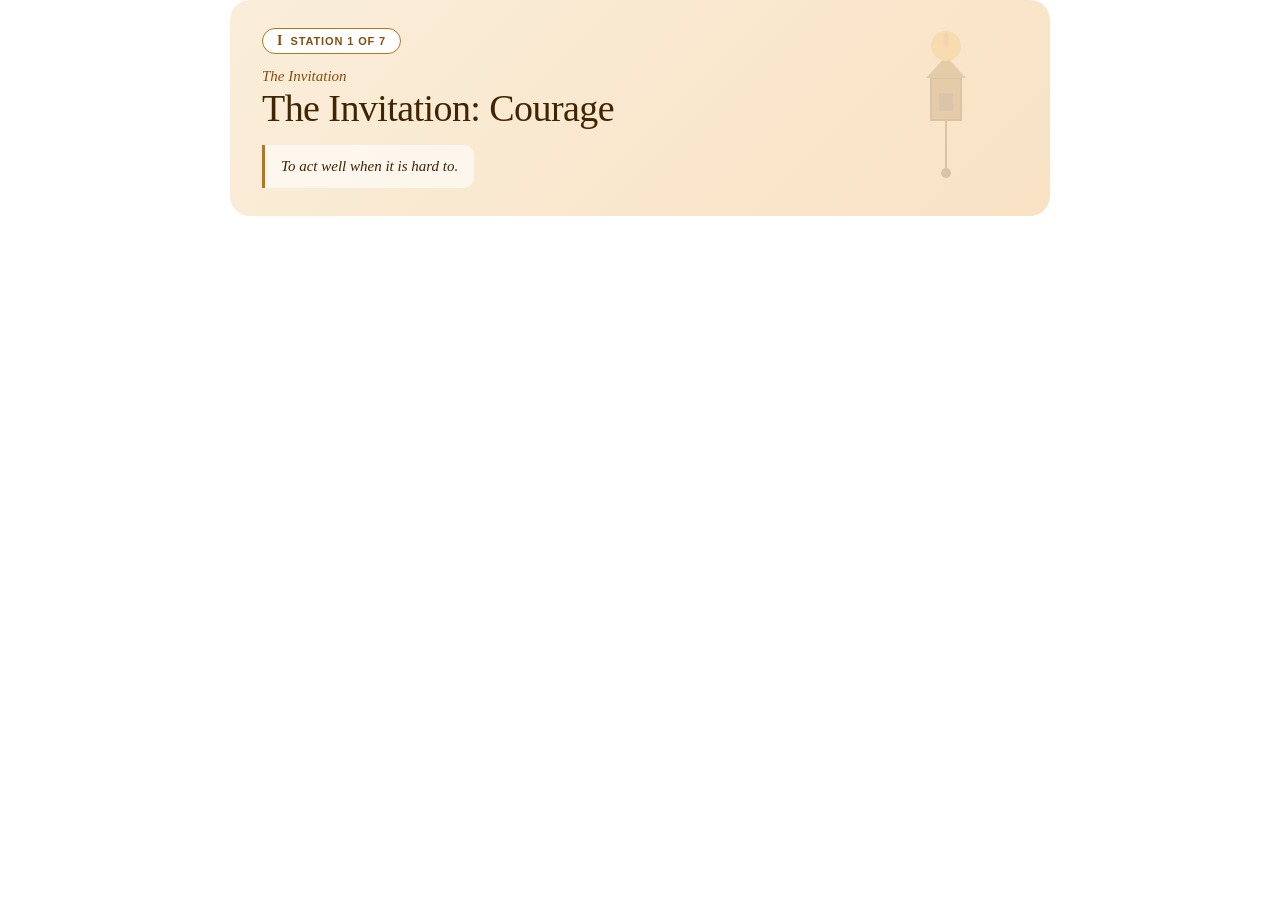
<file: virtue-header/index.html>
<!DOCTYPE html>
<html lang="en">
<head>
  <meta charset="UTF-8">
  <meta name="viewport" content="width=device-width, initial-scale=1.0">
  <title>Virtue Header — The Virtue Expedition</title>
  <link rel="stylesheet" href="../shared/tokens.css">
  <script src="../shared/virtues.js"></script>
  <style>
    html, body {
      margin: 0;
      padding: 0;
      background: transparent;
      font-family: var(--font-sans);
      color: var(--text-dark);
      overflow: hidden;
    }

    .header-panel {
      width: 100%;
      max-width: 820px;
      margin: 0 auto;
      background: linear-gradient(135deg, #FAEEDA 0%, #F9E2C4 100%);
      border-radius: 20px;
      padding: 28px 32px;
      position: relative;
      overflow: hidden;
      box-sizing: border-box;
    }

    /* Background illustration sits in the right portion of the card */
    .bg-illustration {
      position: absolute;
      right: 24px;
      top: 50%;
      transform: translateY(-50%);
      width: 160px;
      height: 180px;
      opacity: 0.16;
      pointer-events: none;
    }

    .content {
      position: relative;
      z-index: 1;
      max-width: 580px;
    }

    /* Station pill */
    .station-pill {
      display: inline-flex;
      align-items: center;
      gap: 8px;
      background: #FFFFFF;
      padding: 5px 14px;
      border-radius: 999px;
      border: 1.5px solid var(--amber-primary);
      margin-bottom: 14px;
      animation: fadeSlide 0.7s ease-out both;
    }
    .station-pill .numeral {
      font-family: var(--font-serif);
      font-size: 14px;
      font-weight: 700;
      color: var(--amber-dark);
      line-height: 1;
    }
    .station-pill .station-of-label {
      font-size: 11px;
      font-weight: 700;
      color: var(--amber-dark);
      letter-spacing: 0.08em;
      text-transform: uppercase;
    }

    .station-name {
      font-family: var(--font-serif);
      font-style: italic;
      font-size: 15px;
      color: var(--amber-dark);
      margin: 0 0 4px;
      animation: fadeSlide 0.7s ease-out 0.1s both;
    }

    .headline {
      font-family: var(--font-serif);
      font-size: 38px;
      font-weight: 500;
      margin: 0 0 16px;
      color: var(--text-dark);
      letter-spacing: -0.015em;
      line-height: 1.05;
      animation: fadeSlide 0.7s ease-out 0.2s both;
    }

    .tagline-box {
      display: inline-block;
      background: rgba(255, 255, 255, 0.6);
      border-left: 3px solid var(--amber-primary);
      padding: 10px 16px;
      border-radius: 0 10px 10px 0;
      max-width: 540px;
      animation: fadeSlide 0.7s ease-out 0.3s both;
    }
    .tagline {
      font-family: var(--font-serif);
      font-size: 15px;
      font-style: italic;
      color: var(--text-dark);
      margin: 0;
      line-height: 1.55;
    }

    @keyframes fadeSlide {
      from { opacity: 0; transform: translateY(6px); }
      to   { opacity: 1; transform: translateY(0); }
    }

    @media (max-width: 700px) {
      .bg-illustration { width: 120px; height: 140px; right: 18px; }
      .headline { font-size: 28px; }
      .header-panel { padding: 22px 24px; }
    }

    @media (max-width: 500px) {
      .bg-illustration { display: none; }
      .content { max-width: 100%; }
      .headline { font-size: 24px; }
    }

    @media (prefers-reduced-motion: reduce) {
      .station-pill, .station-name, .headline, .tagline-box {
        animation: none !important;
      }
    }
  </style>
</head>
<body>
  <div class="header-panel">
    <!-- Background illustration slot: changes per virtue -->
    <svg class="bg-illustration" id="bg-illustration" viewBox="0 0 160 180" xmlns="http://www.w3.org/2000/svg">
      <!-- Filled in by JS based on virtue -->
    </svg>

    <div class="content">
      <div class="station-pill">
        <span class="numeral" id="station-numeral">I</span>
        <span class="station-of-label" id="station-of-label">Station 1 of 7</span>
      </div>
      <p class="station-name" id="station-name">The Invitation</p>
      <h1 class="headline" id="headline">What is courage, really?</h1>
      <div class="tagline-box">
        <p class="tagline" id="tagline">Courage is not the absence of fear. It is walking straight into the fear and doing the thing anyway.</p>
      </div>
    </div>
  </div>

  <script>
    // =========================================================
    // Virtue Header — URL-parameterized
    // =========================================================
    // Accepts:
    //   ?virtue=courage              (which virtue - default courage)
    //   ?station=1                   (which station 1-7 - default 1)
    //   ?headline=What+is+courage%3F (custom headline - optional, overrides default)
    //   ?tagline=...                 (custom tagline - optional, overrides default)
    // =========================================================

    const P = new URLSearchParams(window.location.search);
    const virtueKey = window.VIRTUE_EXPEDITION.normalizeVirtueKey(P.get('virtue')) || 'courage';
    const stationNum = parseInt(P.get('station'), 10) || 1;
    const customHeadline = P.get('headline');
    const customTagline = P.get('tagline');

    const virtue = window.VIRTUE_EXPEDITION.virtues[virtueKey]
                 || window.VIRTUE_EXPEDITION.virtues.courage;
    const station = window.VIRTUE_EXPEDITION.stations[stationNum]
                  || window.VIRTUE_EXPEDITION.stations[1];

    // Populate station pill
    document.getElementById('station-numeral').textContent = station.numeral;
    document.getElementById('station-of-label').textContent = `Station ${stationNum} of 7`;

    // Populate station name
    document.getElementById('station-name').textContent = station.name;

    // Populate headline (default: station name applied to virtue)
    const defaultHeadline = customHeadline
      ? decodeURIComponent(customHeadline)
      : `${station.name}: ${virtue.label}`;
    document.getElementById('headline').textContent = defaultHeadline;

    // Populate tagline (default: virtue tagline)
    const defaultTagline = customTagline
      ? decodeURIComponent(customTagline)
      : virtue.tagline;
    document.getElementById('tagline').textContent = defaultTagline;

    // ---- Virtue-specific background illustration ----
    // Each virtue gets a thematically appropriate illustration
    // matching its landmark on the journey map
    const ILLUSTRATIONS = {
      courage: `
        <rect x="65" y="60" width="30" height="42" fill="#854F0B" stroke="#412402" stroke-width="2"/>
        <path d="M 60,60 L 80,38 L 100,60 Z" fill="#854F0B"/>
        <rect x="73" y="75" width="14" height="18" fill="#3E2510"/>
        <circle cx="80" cy="28" r="15" fill="#F7A928"/>
        <path d="M 80,14 Q 86,22 80,30 Q 74,22 80,14 Z" fill="#E07A3C"/>
        <line x1="80" y1="102" x2="80" y2="150" stroke="#412402" stroke-width="2"/>
        <circle cx="80" cy="155" r="5" fill="#412402"/>
      `,
      honesty: `
        <!-- Scale -->
        <rect x="72" y="150" width="16" height="10" fill="#412402"/>
        <line x1="80" y1="150" x2="80" y2="70" stroke="#412402" stroke-width="3"/>
        <line x1="40" y1="70" x2="120" y2="70" stroke="#412402" stroke-width="3" stroke-linecap="round"/>
        <line x1="40" y1="70" x2="40" y2="95" stroke="#412402" stroke-width="1.5"/>
        <line x1="120" y1="70" x2="120" y2="95" stroke="#412402" stroke-width="1.5"/>
        <path d="M 25,95 Q 40,110 55,95 Z" fill="#412402"/>
        <path d="M 105,95 Q 120,110 135,95 Z" fill="#412402"/>
        <circle cx="80" cy="64" r="5" fill="#412402"/>
      `,
      responsibility: `
        <!-- Oak tree -->
        <rect x="72" y="110" width="16" height="50" fill="#412402"/>
        <circle cx="60" cy="85" r="28" fill="#412402"/>
        <circle cx="100" cy="80" r="30" fill="#412402"/>
        <circle cx="80" cy="60" r="25" fill="#412402"/>
        <circle cx="75" cy="95" r="22" fill="#412402"/>
      `,
      courtesy: `
        <!-- Stone arch -->
        <rect x="40" y="60" width="20" height="100" fill="#412402"/>
        <rect x="100" y="60" width="20" height="100" fill="#412402"/>
        <path d="M 40,60 Q 80,20 120,60" stroke="#412402" stroke-width="15" fill="none"/>
        <rect x="36" y="60" width="28" height="8" fill="#412402"/>
        <rect x="96" y="60" width="28" height="8" fill="#412402"/>
      `,
      service: `
        <!-- Bridge -->
        <path d="M 20,120 Q 80,50 140,120" stroke="#412402" stroke-width="8" fill="none"/>
        <path d="M 20,124 Q 80,54 140,124" stroke="#412402" stroke-width="4" fill="none"/>
        <line x1="20" y1="120" x2="20" y2="140" stroke="#412402" stroke-width="5"/>
        <line x1="140" y1="120" x2="140" y2="140" stroke="#412402" stroke-width="5"/>
        <path d="M 15,142 Q 35,138 55,142 Q 75,146 95,142 Q 115,138 135,142 Q 145,146 155,142"
              stroke="#412402" stroke-width="2" fill="none"/>
      `,
      perseverance: `
        <!-- Mountain peak -->
        <path d="M 20,160 L 80,30 L 140,160 Z" fill="#412402"/>
        <path d="M 62,70 L 80,30 L 100,73 L 80,90 Z" fill="#FFFFFF"/>
        <line x1="80" y1="30" x2="80" y2="10" stroke="#412402" stroke-width="2"/>
        <path d="M 80,10 L 100,14 L 80,18 Z" fill="#412402"/>
      `,
      selfgovt: `
        <!-- Compass rose -->
        <circle cx="80" cy="80" r="50" fill="none" stroke="#412402" stroke-width="3"/>
        <circle cx="80" cy="80" r="38" fill="none" stroke="#412402" stroke-width="1"/>
        <path d="M 80,40 L 86,80 L 80,120 L 74,80 Z" fill="#412402"/>
        <path d="M 40,80 L 80,74 L 120,80 L 80,86 Z" fill="#412402"/>
        <circle cx="80" cy="80" r="4" fill="#412402"/>
        <text x="80" y="35" text-anchor="middle" font-family="Georgia, serif" font-size="10" fill="#412402" font-weight="bold">N</text>
      `,
    };

    const bg = document.getElementById('bg-illustration');
    bg.innerHTML = ILLUSTRATIONS[virtueKey] || ILLUSTRATIONS.courage;

    // Report height to parent frame
    function reportHeight() {
      try {
        window.parent.postMessage({
          type: 'virtue-widget-height',
          widget: 'virtue-header',
          height: document.body.scrollHeight
        }, '*');
      } catch (e) {}
    }
    window.addEventListener('load', reportHeight);
    window.addEventListener('resize', reportHeight);
  </script>
</body>
</html>
</file>
<file: shared/tokens.css>
/* =======================================================
   The Virtue Expedition — Shared Design System
   Used by all widgets in the expedition.
   ======================================================= */

:root {
  /* Amber core palette (Grade 4) */
  --amber-primary: #BA7517;
  --amber-dark: #854F0B;
  --amber-deep: #6B3D08;
  --text-dark: #412402;
  --text-mid: #6B5D48;
  --text-faint: #8A7860;
  --cream-light: #FAF3E4;
  --cream-mid: #FAEEDA;
  --cream-deep: #F9E2C4;
  --cream-line: #F0E4CC;
  --cream-bg: #FFF7E4;

  /* Landscape colors */
  --sky-top: #FFD9B0;
  --sky-mid: #F9D7C0;
  --sky-base: #E6D8CB;
  --sun-core: #F7A928;
  --sun-glow: #FCD38A;
  --mountain-far: #A29AB8;
  --mountain-near: #8C85A3;
  --hill-mid-top: #A8BA8A;
  --hill-mid-base: #85A36A;
  --hill-near-top: #7FA167;
  --hill-near-base: #5C7E48;
  --path-gold: #D4A055;
  --path-shadow: #8A5718;

  /* Virtue accent colors (used for landmarks and highlights) */
  --virtue-courage: #E07A3C;       /* orange-red, lantern flame */
  --virtue-honesty: #4F9BA8;       /* clear teal, scale/mirror */
  --virtue-responsibility: #6B8E4F;/* oak green */
  --virtue-courtesy: #A69684;      /* warm stone */
  --virtue-service: #9B7049;       /* bridge wood */
  --virtue-perseverance: #6A7A85;  /* mountain slate */
  --virtue-selfgovt: #8A6FA8;      /* compass violet */

  /* Typography */
  --font-serif: Georgia, 'Times New Roman', serif;
  --font-sans: -apple-system, BlinkMacSystemFont, 'Segoe UI', Helvetica, Arial, sans-serif;
}
</file>
